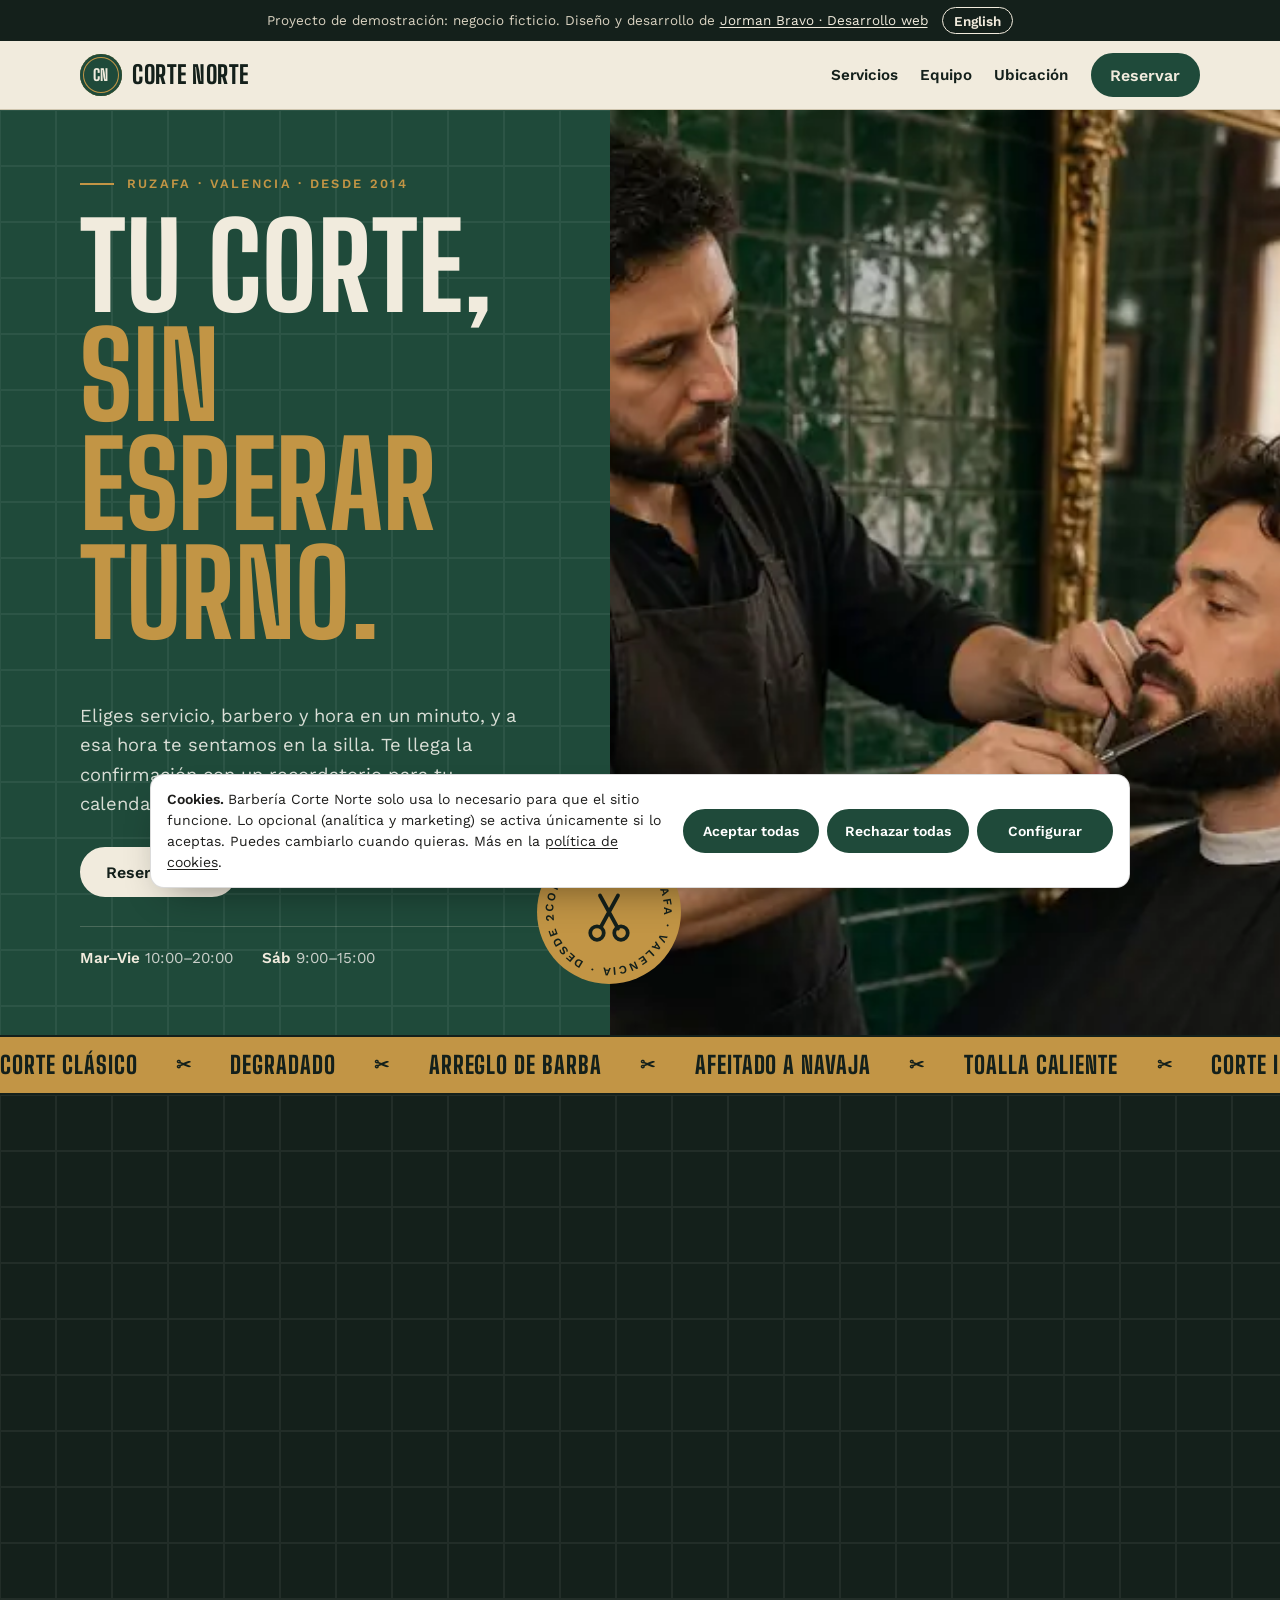
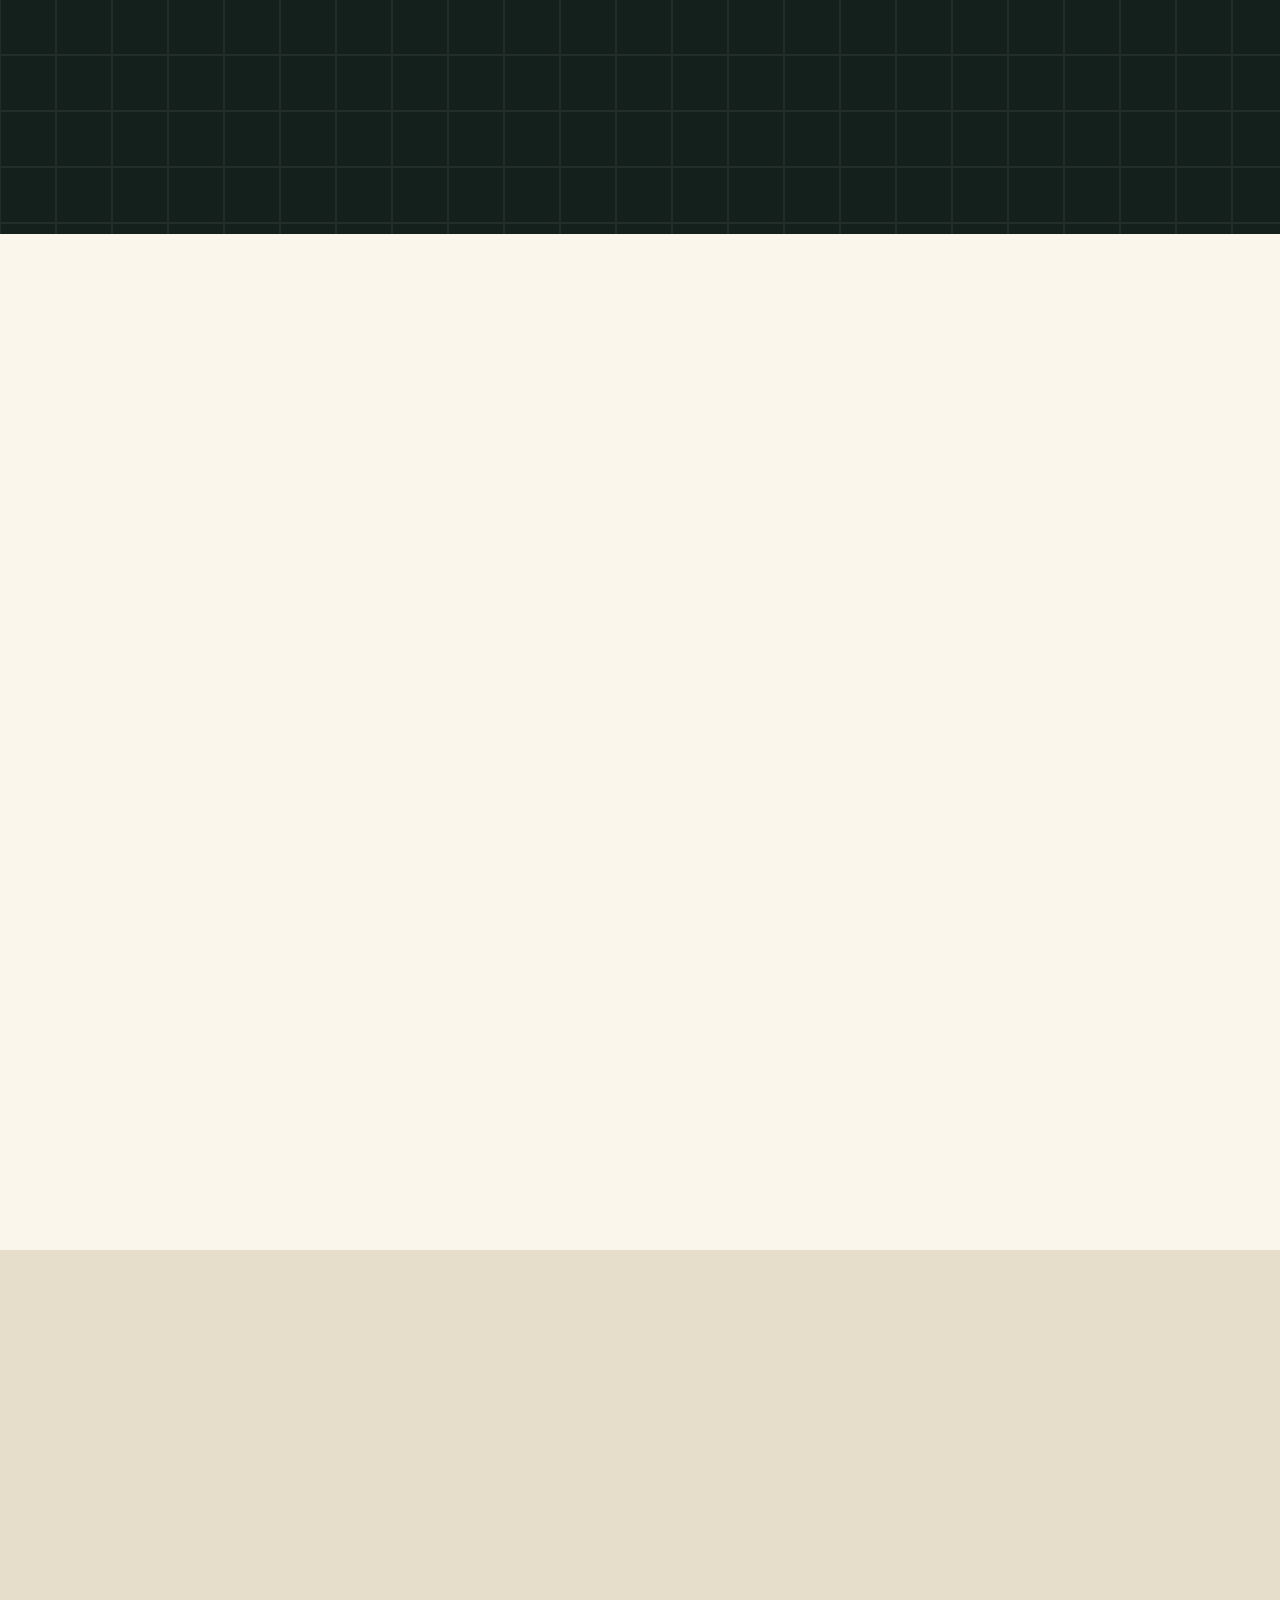
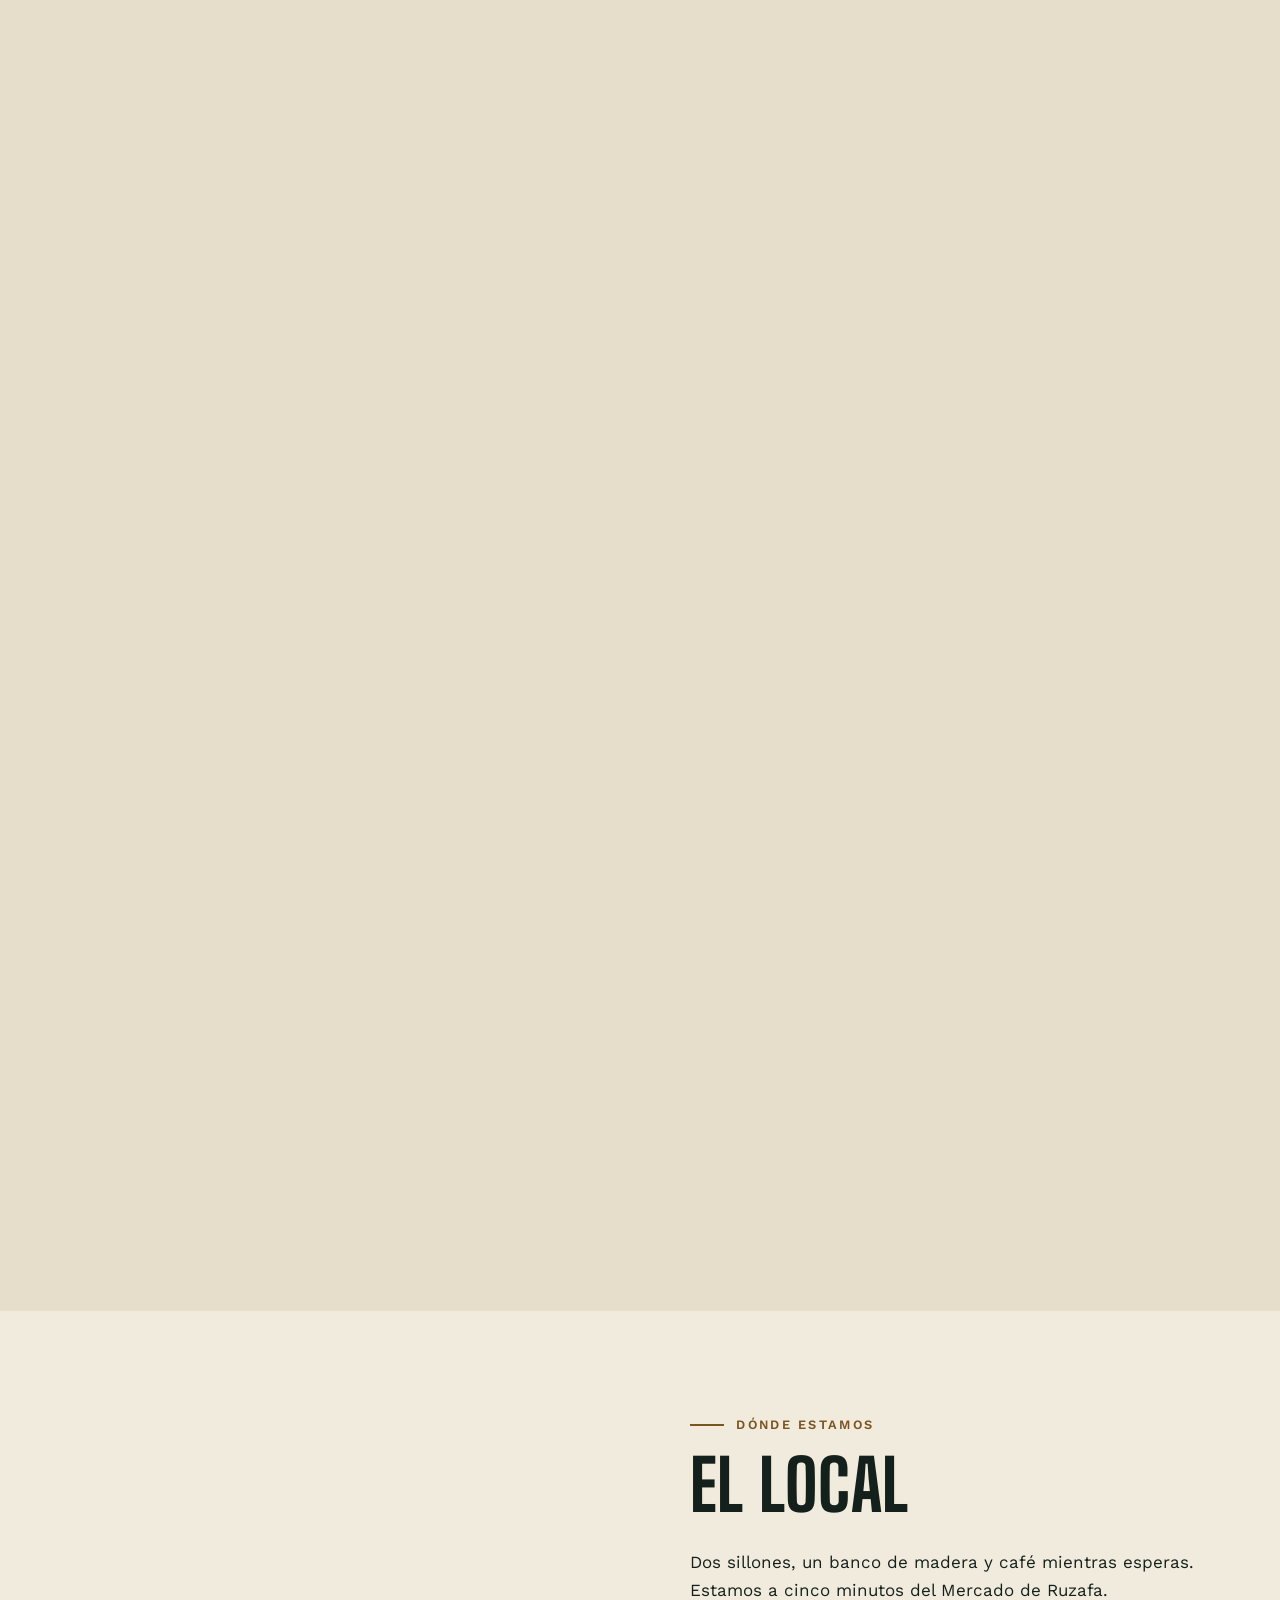
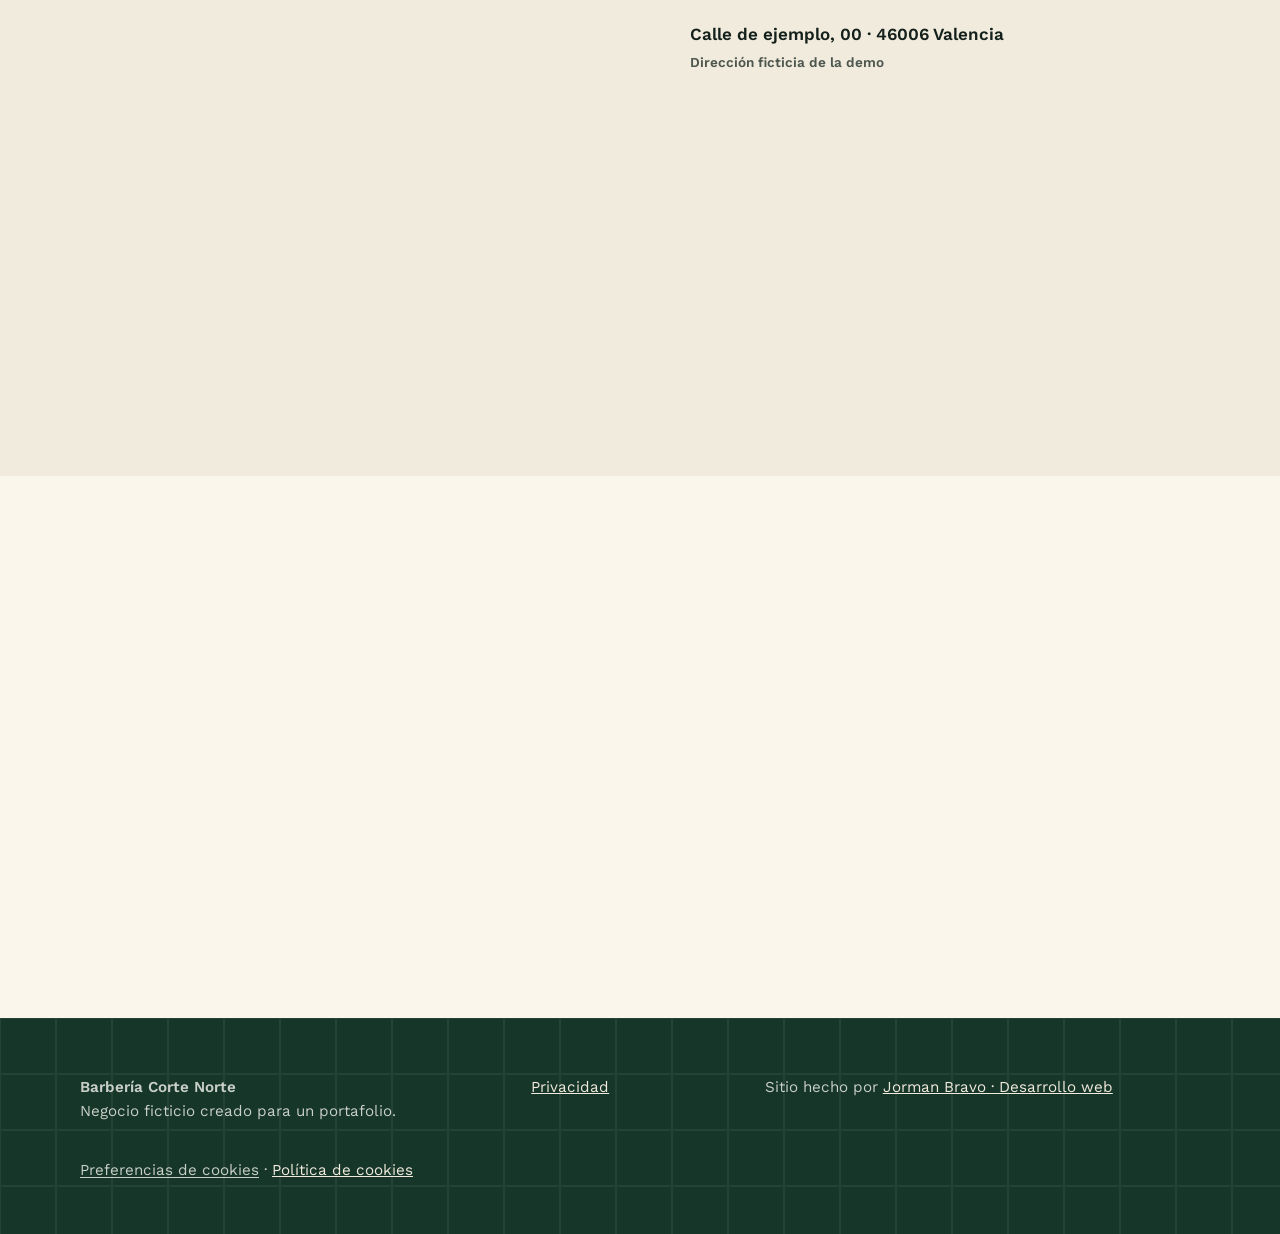
<file: index.html>
<!doctype html>
<html lang="es">
<head>
<meta charset="utf-8">
<meta name="viewport" content="width=device-width, initial-scale=1">
<title>Barbería Corte Norte · Reserva tu cita en Ruzafa, Valencia</title>
<meta name="description" content="Corte, degradado, barba y afeitado con navaja en Ruzafa. Elige servicio, barbero y hora, y recibe la confirmación al momento. Demo de portafolio.">
<link rel="canonical" href="https://jormanbravo.com/demo-barberia/">
<link rel="alternate" hreflang="es" href="https://jormanbravo.com/demo-barberia/">
<link rel="alternate" hreflang="en" href="https://jormanbravo.com/demo-barberia/en/">
<meta http-equiv="Content-Security-Policy" content="default-src 'self'; img-src 'self' data: https://jormanj2b.goatcounter.com; style-src 'self'; script-src 'self' https://gc.zgo.at; font-src 'self'; connect-src 'self' https://jormanj2b.goatcounter.com; object-src 'none'; base-uri 'self'; form-action 'self'">
<meta name="referrer" content="strict-origin-when-cross-origin">
<meta name="theme-color" content="#14201B">
<meta property="og:type" content="website">
<meta property="og:title" content="Barbería Corte Norte · Reserva online">
<meta property="og:description" content="Elige servicio, barbero y hora. Confirmación al momento.">
<meta property="og:url" content="https://jormanbravo.com/demo-barberia/">
<meta property="og:image" content="https://jormanbravo.com/demo-barberia/img/og.jpg">
<meta property="og:locale" content="es_ES">
<meta name="twitter:card" content="summary_large_image">
<link rel="icon" href="favicon.svg" type="image/svg+xml">
<link rel="preload" href="fonts/big-shoulders-display-normal-var.woff2" as="font" type="font/woff2" crossorigin>
<link rel="preload" href="fonts/work-sans-normal-var.woff2" as="font" type="font/woff2" crossorigin>
<link rel="preload" as="image" href="img/hero-800.webp" imagesrcset="img/hero-800.webp 800w, img/hero-1600.webp 1600w" imagesizes="(min-width: 900px) 55vw, 100vw">
<link rel="stylesheet" href="fonts.css">
<link rel="stylesheet" href="styles.css?v=2">
<script type="application/ld+json">
{"@context":"https://schema.org","@type":"BarberShop","name":"Barbería Corte Norte","description":"Barbería en Ruzafa: corte, degradado, barba y afeitado con navaja. Negocio ficticio de demostración.","url":"https://jormanbravo.com/demo-barberia/","image":"https://jormanbravo.com/demo-barberia/img/og.jpg","priceRange":"12 € – 28 €","address":{"@type":"PostalAddress","streetAddress":"Calle de ejemplo, 00","addressLocality":"Valencia","postalCode":"46006","addressCountry":"ES"},"openingHoursSpecification":[{"@type":"OpeningHoursSpecification","dayOfWeek":["Tuesday","Wednesday","Thursday","Friday"],"opens":"10:00","closes":"20:00"},{"@type":"OpeningHoursSpecification","dayOfWeek":"Saturday","opens":"09:00","closes":"15:00"}],"makesOffer":[{"@type":"Offer","itemOffered":{"@type":"Service","name":"Corte clásico"},"price":"18","priceCurrency":"EUR"},{"@type":"Offer","itemOffered":{"@type":"Service","name":"Corte y barba"},"price":"28","priceCurrency":"EUR"}]}
</script>
<script src="cookies.js?v=1" defer data-key="demo-barberia" data-owner="Barbería Corte Norte" data-accent="#1F4A3A"></script>
</head>
<body data-reveal=".sec-head, .price-list li, .barber, .step, .summary, .local-photo, .sign, .faq details">
<a class="skip" href="#reservar">Saltar a la reserva</a>
<div class="demo-bar">Proyecto de demostración: negocio ficticio. Diseño y desarrollo de <a href="https://jormanbravo.com/">Jorman Bravo · Desarrollo web</a> <a class="lang-switch" href="en/" hreflang="en" lang="en">English</a></div>
<header class="top">
  <a class="logo" href="#inicio" aria-label="Corte Norte, inicio"><span class="logo-mark" aria-hidden="true">CN</span><span>Corte Norte</span></a>
  <nav aria-label="Principal">
    <a href="#servicios">Servicios</a><a href="#equipo">Equipo</a><a href="#local">Ubicación</a>
    <a class="btn btn-small" href="#reservar">Reservar</a>
  </nav>
</header>

<main id="inicio">
<section class="hero">
  <div class="hero-text">
    <p class="kicker"><span class="rule" aria-hidden="true"></span>Ruzafa · Valencia · desde 2014</p>
    <h1>Tu corte, <em>sin esperar turno.</em></h1>
    <p class="lead">Eliges servicio, barbero y hora en un minuto, y a esa hora te sentamos en la silla. Te llega la confirmación con un recordatorio para tu calendario.</p>
    <div class="hero-cta">
      <a class="btn" href="#reservar">Reservar cita</a>
      <a class="link" href="#servicios">Ver precios</a>
    </div>
    <ul class="hero-facts">
      <li><strong>Mar–Vie</strong> 10:00–20:00</li>
      <li><strong>Sáb</strong> 9:00–15:00</li>
    </ul>
  </div>
  <svg class="seal" viewBox="0 0 200 200" aria-hidden="true"><defs><path id="sealpath" d="M100,100 m-74,0 a74,74 0 1,1 148,0 a74,74 0 1,1 -148,0"/></defs><circle cx="100" cy="100" r="96"/><text><textPath href="#sealpath">Corte Norte · Ruzafa · Valencia · Desde 2014 ·</textPath></text><g class="seal-icon"><path d="M88 78l24 44M112 78l-24 44"/><circle cx="84" cy="128" r="9"/><circle cx="116" cy="128" r="9"/></g></svg>
  <picture class="hero-img">
    <img src="img/hero-800.webp" srcset="img/hero-800.webp 800w, img/hero-1600.webp 1600w" sizes="(min-width: 900px) 55vw, 100vw" width="1600" height="900" alt="Barbero recortando la barba de un cliente frente a la pared de azulejo verde" fetchpriority="high">
  </picture>
</section>

<div class="ticker" aria-hidden="true"><div class="ticker-track"><span>Corte clásico</span><span>Degradado</span><span>Arreglo de barba</span><span>Afeitado a navaja</span><span>Toalla caliente</span><span>Corte infantil</span><span>Corte clásico</span><span>Degradado</span><span>Arreglo de barba</span><span>Afeitado a navaja</span><span>Toalla caliente</span><span>Corte infantil</span></div></div>

<section id="servicios" class="section board">
  <div class="wrap">
    <div class="sec-head"><p class="kicker"><span class="rule" aria-hidden="true"></span>La carta</p>
    <h2>Servicios y precios</h2>
    <p class="sub">Precios cerrados, IVA incluido. El tiempo es el que reservamos para ti en la silla.</p></div>
    <ul class="price-list" id="price-list"></ul>
  </div>
</section>

<section id="equipo" class="section team-section">
  <div class="wrap">
    <div class="sec-head"><p class="kicker"><span class="rule" aria-hidden="true"></span>El equipo</p>
    <h2>Quién te atiende</h2>
    <p class="sub">Tres sillas, tres manos distintas. Si no tienes preferencia, en la reserva eliges «cualquiera».</p></div>
    <div class="team">
      <article class="barber">
        <img src="img/barbero-1-400.webp" srcset="img/barbero-1-400.webp 400w, img/barbero-1-800.webp 800w" sizes="(min-width: 900px) 30vw, 90vw" width="800" height="800" loading="lazy" alt="Andrés Mira, barbero, con delantal verde oliva">
        <p class="tag">Clásico y navaja</p><h3>Andrés Mira</h3>
        <p>Abrió Corte Norte. Cortes clásicos con tijera y afeitado a navaja.</p>
      </article>
      <article class="barber">
        <img src="img/barbero-2-400.webp" srcset="img/barbero-2-400.webp 400w, img/barbero-2-800.webp 800w" sizes="(min-width: 900px) 30vw, 90vw" width="800" height="800" loading="lazy" alt="Leo Cardona, barbero, sostiene una máquina de cortar pelo">
        <p class="tag">Degradados</p><h3>Leo Cardona</h3>
        <p>Degradados, texturas y líneas. El que buscas si traes una foto de referencia.</p>
      </article>
      <article class="barber">
        <img src="img/barbero-3-400.webp" srcset="img/barbero-3-400.webp 400w, img/barbero-3-800.webp 800w" sizes="(min-width: 900px) 30vw, 90vw" width="800" height="800" loading="lazy" alt="Nuria Sanz, barbera, con navaja y peine">
        <p class="tag">Barba</p><h3>Nuria Sanz</h3>
        <p>Diseño y cuidado de barba. Perfila sin dejarte la cara irritada.</p>
      </article>
    </div>
  </div>
</section>

<section id="reservar" class="section booking-section" aria-labelledby="reservar-title">
  <div class="wrap">
    <div class="sec-head"><p class="kicker"><span class="rule" aria-hidden="true"></span>Reserva online</p>
    <h2 id="reservar-title">Reserva tu cita</h2>
    <p class="sub">Cuatro pasos. Las horas que ves ya tienen en cuenta lo que dura tu servicio.</p></div>
    <form id="booking" class="booking" novalidate>
      <fieldset class="step" id="step-servicio">
        <legend><span class="n">1</span> Servicio</legend>
        <div class="choices" id="service-choices"></div>
      </fieldset>
      <fieldset class="step" id="step-barbero">
        <legend><span class="n">2</span> Barbero</legend>
        <div class="choices choices-row" id="barber-choices"></div>
      </fieldset>
      <fieldset class="step" id="step-fecha">
        <legend><span class="n">3</span> Día y hora</legend>
        <div class="days" id="days" role="radiogroup" aria-label="Día"></div>
        <p class="hint" id="slots-hint">Elige un día para ver las horas libres.</p>
        <div class="slots" id="slots" role="radiogroup" aria-label="Hora"></div>
      </fieldset>
      <fieldset class="step" id="step-datos">
        <legend><span class="n">4</span> Tus datos</legend>
        <div class="fields">
          <label for="nombre">Nombre</label>
          <input id="nombre" name="nombre" autocomplete="given-name" required minlength="2" maxlength="60" pattern="\p{L}(?:[\p{L}\p{M}]|[' ’\-](?=\p{L}))*" spellcheck="false" aria-describedby="err-nombre">
          <p class="error" id="err-nombre" aria-live="polite" hidden>Escribe tu nombre para la reserva.</p>
          <label for="telefono">Teléfono móvil</label>
          <input id="telefono" name="telefono" type="tel" inputmode="tel" autocomplete="tel" required maxlength="16" pattern="\+?[0-9]{9,15}" aria-describedby="help-tel err-telefono">
          <p class="help" id="help-tel">Solo para avisarte si hay un cambio de hora. Nueve dígitos.</p>
          <p class="error" id="err-telefono" aria-live="polite" hidden>Revisa el teléfono: necesita al menos 9 dígitos.</p>
        </div>
      </fieldset>
      <aside class="summary" aria-live="polite">
        <h3>Tu cita</h3>
        <dl id="summary">
          <dt>Servicio</dt><dd data-k="servicio">—</dd>
          <dt>Barbero</dt><dd data-k="barbero">—</dd>
          <dt>Cuándo</dt><dd data-k="cuando">—</dd>
          <dt>Total</dt><dd data-k="total">—</dd>
        </dl>
        <p class="error" id="err-general" hidden></p>
        <button class="btn btn-block" type="submit">Confirmar reserva</button>
        <p class="fine">Puedes cancelar o cambiar hasta 2 horas antes, sin coste.</p>
      </aside>
    </form>
    <div class="confirm" id="confirm" hidden tabindex="-1">
      <p class="kicker">Reserva confirmada</p>
      <h3 id="confirm-title"></h3>
      <p id="confirm-text"></p>
      <div class="confirm-actions">
        <a class="btn" id="ics" download="cita-corte-norte.ics" href="#">Añadir a mi calendario</a>
        <a class="btn btn-ghost" id="wa" href="#" target="_blank" rel="noopener">Enviar por WhatsApp</a>
        <button class="link" type="button" id="nueva">Hacer otra reserva</button>
      </div>
      <p class="fine">Demo: la reserva no se guarda en ningún servidor. En el sitio real llega a la agenda de la barbería y al WhatsApp del negocio.</p>
    </div>
  </div>
</section>

<section id="local" class="section local">
  <div class="wrap local-grid">
    <figure class="local-photo"><img src="img/local-800.webp" srcset="img/local-800.webp 800w, img/local-1600.webp 1600w" sizes="(min-width: 900px) 50vw, 100vw" width="1600" height="1200" loading="lazy" alt="Interior de la barbería con dos sillones clásicos y azulejo verde"></figure>
    <div>
      <p class="kicker"><span class="rule" aria-hidden="true"></span>Dónde estamos</p>
      <h2>El local</h2>
      <p>Dos sillones, un banco de madera y café mientras esperas. Estamos a cinco minutos del Mercado de Ruzafa.</p>
      <address>Calle de ejemplo, 00 · 46006 Valencia<br><span class="fine">Dirección ficticia de la demo</span></address>
      <div class="sign"><table class="hours">
        <caption>Horario</caption>
        <tbody>
          <tr><th scope="row">Lunes</th><td>Cerrado</td></tr>
          <tr><th scope="row">Martes a viernes</th><td>10:00 – 20:00</td></tr>
          <tr><th scope="row">Sábado</th><td>9:00 – 15:00</td></tr>
          <tr><th scope="row">Domingo</th><td>Cerrado</td></tr>
        </tbody>
      </table></div>
    </div>
  </div>
</section>

<section class="section faq">
  <div class="wrap narrow">
    <div class="sec-head"><p class="kicker"><span class="rule" aria-hidden="true"></span>Dudas</p><h2>Preguntas frecuentes</h2></div>
    <details><summary>¿Y si llego tarde?</summary><p>Te esperamos 10 minutos. Después, si el barbero tiene la siguiente cita, movemos la tuya a la primera hora libre.</p></details>
    <details><summary>¿Atendéis sin cita?</summary><p>Sí, si hay un hueco. Con reserva no esperas.</p></details>
    <details><summary>¿Cómo pago?</summary><p>En el local, con tarjeta, Bizum o efectivo.</p></details>
  </div>
</section>
</main>

<footer class="foot">
  <div class="wrap foot-grid">
    <p><strong>Barbería Corte Norte</strong><br>Negocio ficticio creado para un portafolio.</p>
    <p><a href="privacidad.html">Privacidad</a></p>
    <p>Sitio hecho por <a href="https://jormanbravo.com/">Jorman Bravo · Desarrollo web</a></p>
  </div>
</footer>
<script src="app.js?v=2" defer></script>
<script src="reveal.js" defer></script>
<script data-goatcounter="https://jormanj2b.goatcounter.com/count" async src="//gc.zgo.at/count.js"></script>
</body>
</html>
</file>
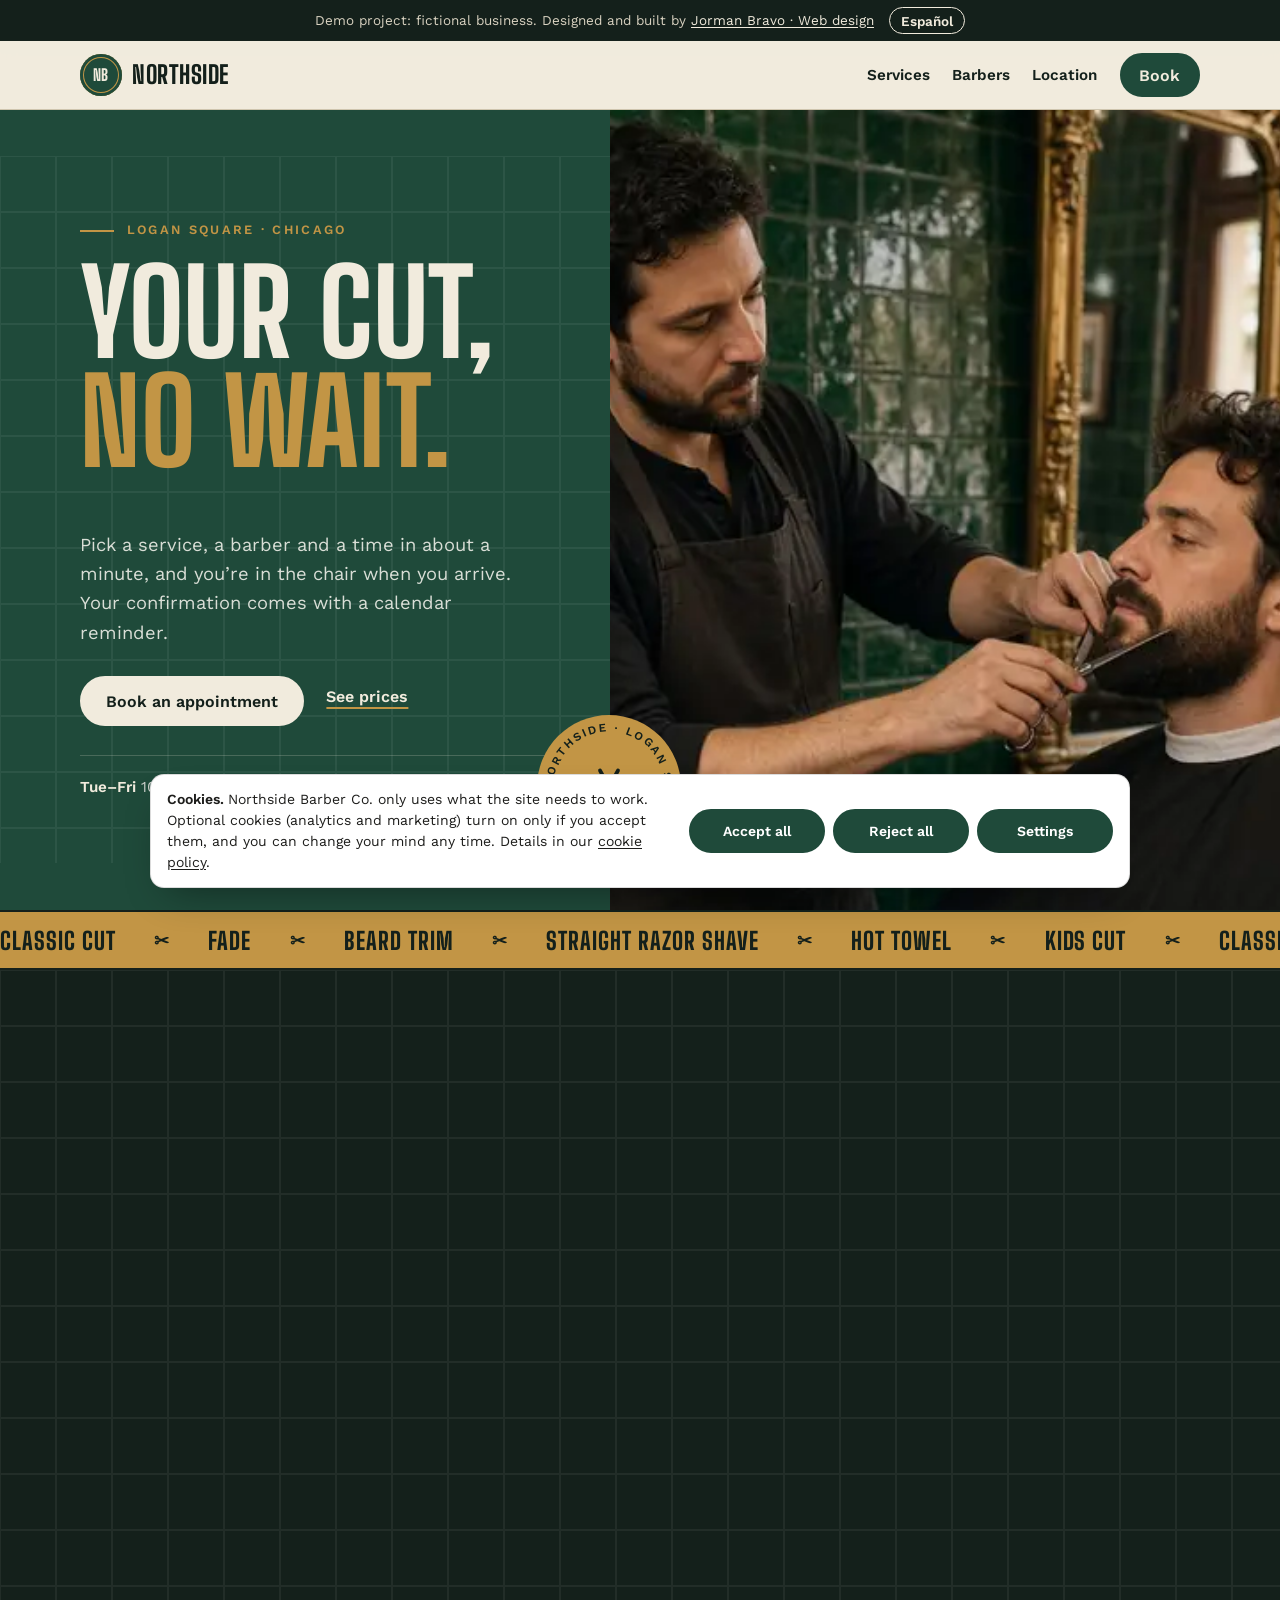
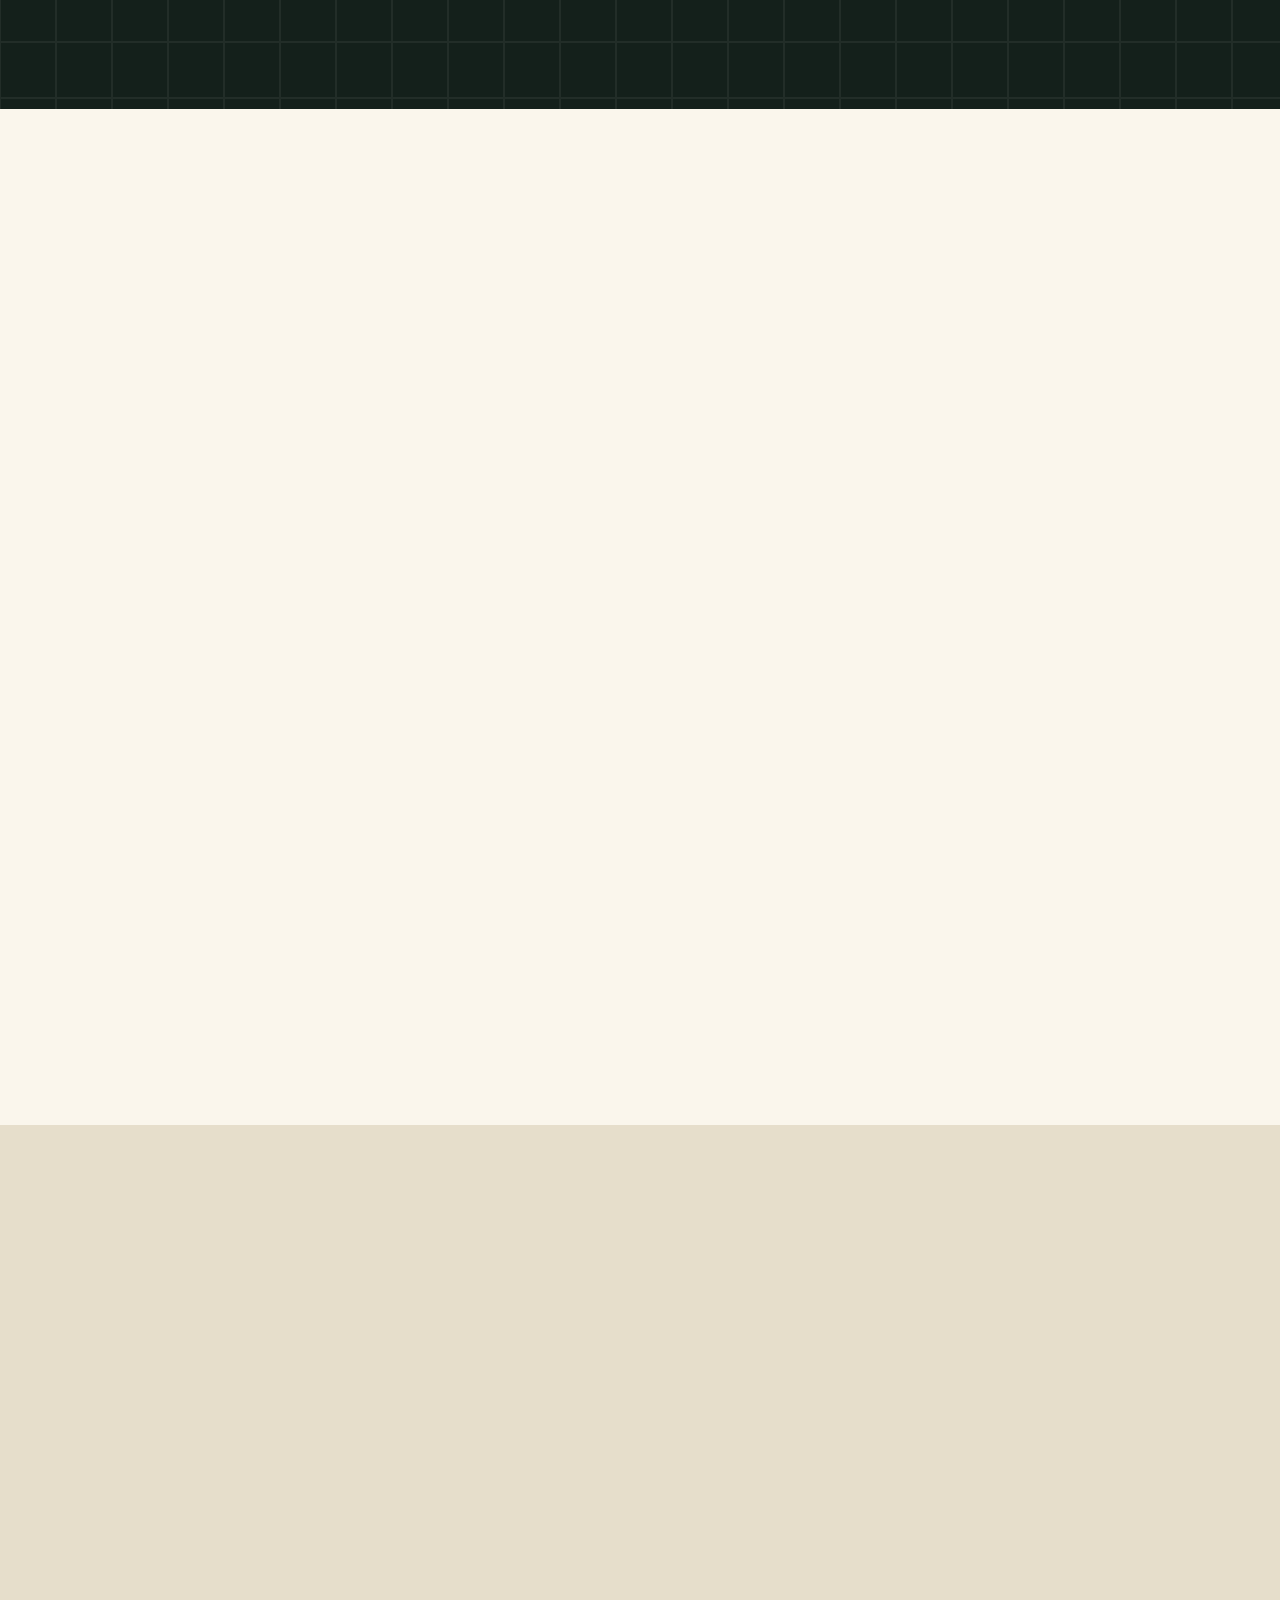
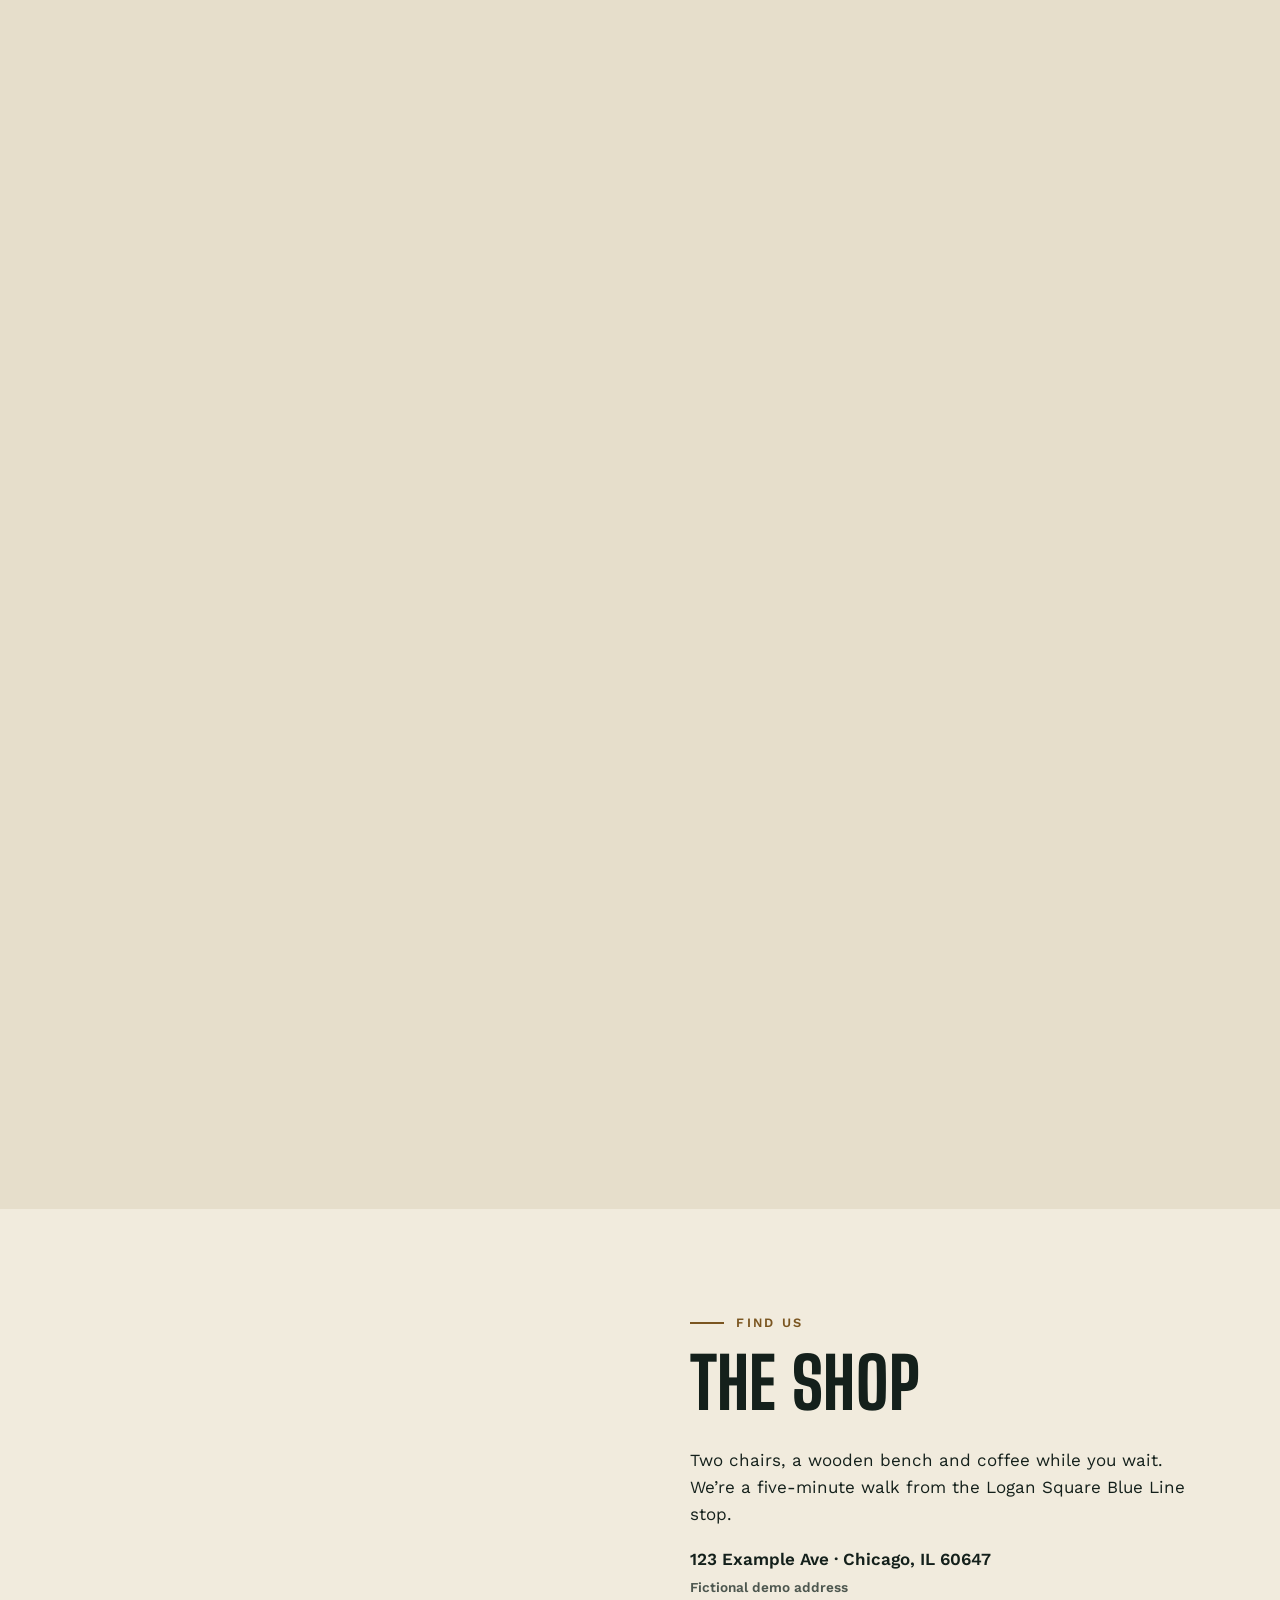
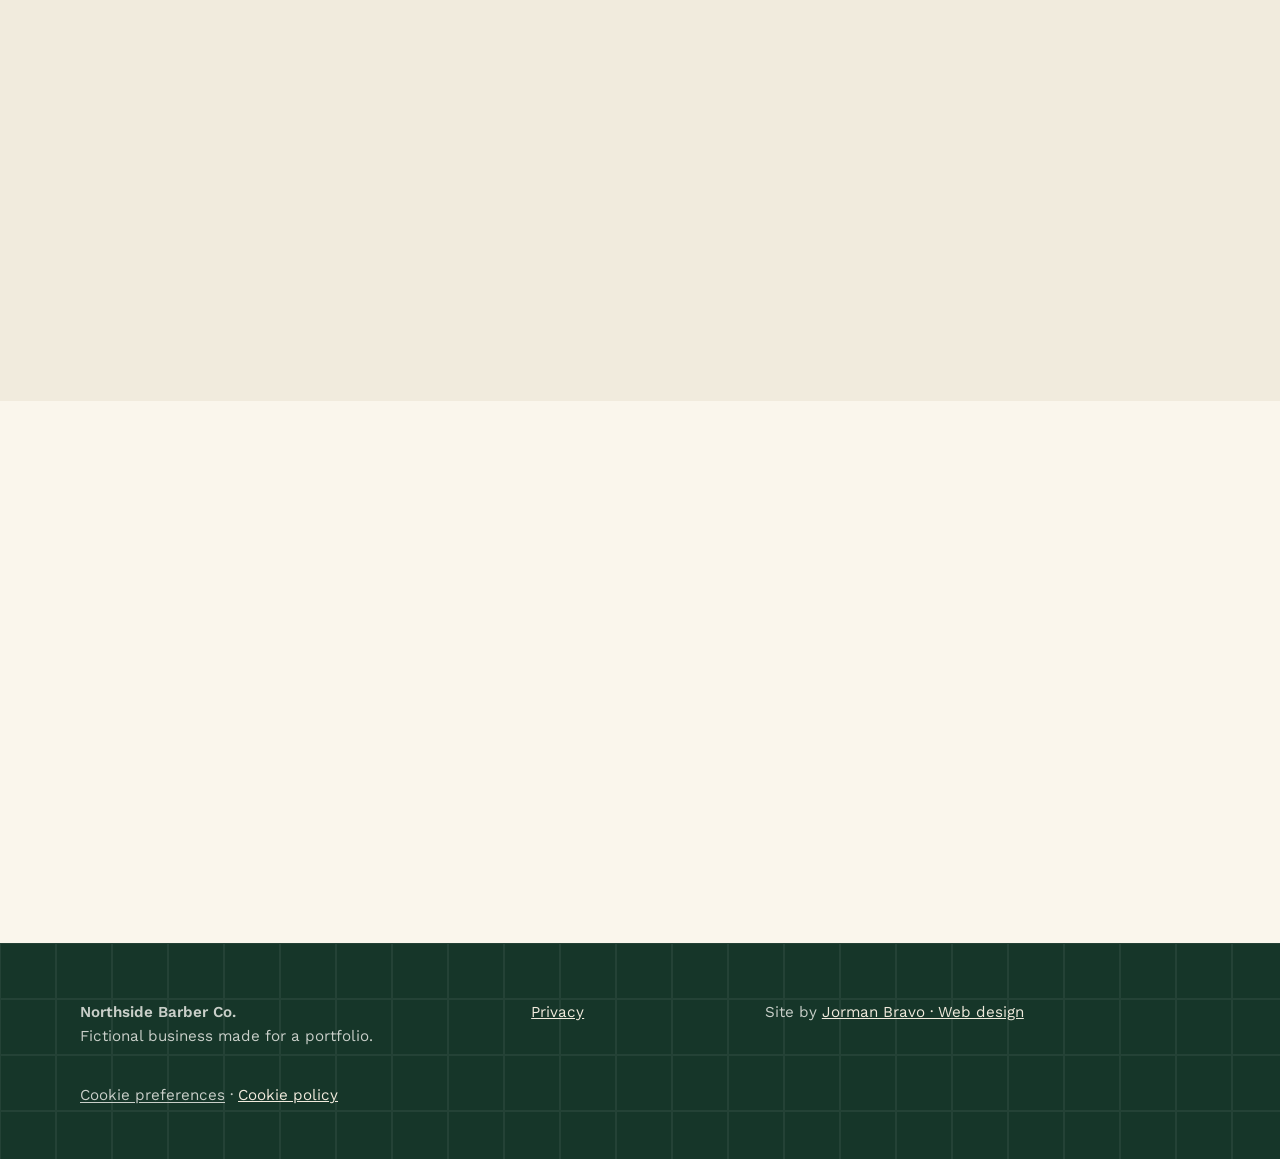
<file: en/index.html>
<!doctype html>
<html lang="en">
<head>
<meta charset="utf-8">
<meta name="viewport" content="width=device-width, initial-scale=1">
<title>Northside Barber Co. · Book your cut in Logan Square, Chicago</title>
<meta name="description" content="Cuts, fades, beard trims and straight razor shaves in Logan Square. Pick a service, barber and time, and get your confirmation right away. Portfolio demo.">
<link rel="canonical" href="https://jormanbravo.com/demo-barberia/en/">
<link rel="alternate" hreflang="en" href="https://jormanbravo.com/demo-barberia/en/">
<link rel="alternate" hreflang="es" href="https://jormanbravo.com/demo-barberia/">
<meta http-equiv="Content-Security-Policy" content="default-src 'self'; img-src 'self' data: https://jormanj2b.goatcounter.com; style-src 'self'; script-src 'self' https://gc.zgo.at; font-src 'self'; connect-src 'self' https://jormanj2b.goatcounter.com; object-src 'none'; base-uri 'self'; form-action 'self'">
<meta name="referrer" content="strict-origin-when-cross-origin">
<meta name="theme-color" content="#14201B">
<meta property="og:type" content="website">
<meta property="og:title" content="Northside Barber Co. · Book online">
<meta property="og:description" content="Pick a service, barber and time. Instant confirmation.">
<meta property="og:url" content="https://jormanbravo.com/demo-barberia/en/">
<meta property="og:image" content="https://jormanbravo.com/demo-barberia/img/og.jpg">
<meta property="og:locale" content="en_US">
<meta property="og:locale:alternate" content="es_ES">
<meta name="twitter:card" content="summary_large_image">
<link rel="icon" href="../favicon.svg" type="image/svg+xml">
<link rel="preload" href="../fonts/big-shoulders-display-normal-var.woff2" as="font" type="font/woff2" crossorigin>
<link rel="preload" href="../fonts/work-sans-normal-var.woff2" as="font" type="font/woff2" crossorigin>
<link rel="preload" as="image" href="../img/hero-800.webp" imagesrcset="../img/hero-800.webp 800w, ../img/hero-1600.webp 1600w" imagesizes="(min-width: 900px) 55vw, 100vw">
<link rel="stylesheet" href="../fonts.css">
<link rel="stylesheet" href="../styles.css?v=2">
<link rel="stylesheet" href="../cookies.css?v=1">
<script type="application/ld+json">
{"@context":"https://schema.org","@type":"BarberShop","name":"Northside Barber Co.","description":"Barbershop in Logan Square, Chicago: cuts, fades, beard trims and straight razor shaves. Fictional demo business.","url":"https://jormanbravo.com/demo-barberia/en/","image":"https://jormanbravo.com/demo-barberia/img/og.jpg","priceRange":"$20–$55","address":{"@type":"PostalAddress","streetAddress":"123 Example Ave","addressLocality":"Chicago","addressRegion":"IL","postalCode":"60647","addressCountry":"US"},"openingHoursSpecification":[{"@type":"OpeningHoursSpecification","dayOfWeek":["Tuesday","Wednesday","Thursday","Friday"],"opens":"10:00","closes":"20:00"},{"@type":"OpeningHoursSpecification","dayOfWeek":"Saturday","opens":"09:00","closes":"15:00"}],"makesOffer":[{"@type":"Offer","itemOffered":{"@type":"Service","name":"Classic cut"},"price":"35","priceCurrency":"USD"},{"@type":"Offer","itemOffered":{"@type":"Service","name":"Cut + beard"},"price":"55","priceCurrency":"USD"}]}
</script>
<script src="cookies.js?v=1" defer data-key="demo-barberia" data-owner="Northside Barber Co." data-accent="#1F4A3A"></script>
</head>
<body data-reveal=".sec-head, .price-list li, .barber, .step, .summary, .local-photo, .sign, .faq details">
<a class="skip" href="#reservar">Skip to booking</a>
<div class="demo-bar">Demo project: fictional business. Designed and built by <a href="https://jormanbravo.com/">Jorman Bravo · Web design</a> <a class="lang-switch" href="../" hreflang="es" lang="es">Español</a></div>
<header class="top">
  <a class="logo" href="#inicio" aria-label="Northside Barber Co., home"><span class="logo-mark" aria-hidden="true">NB</span><span>Northside</span></a>
  <nav aria-label="Main">
    <a href="#servicios">Services</a><a href="#equipo">Barbers</a><a href="#local">Location</a>
    <a class="btn btn-small" href="#reservar">Book</a>
  </nav>
</header>

<main id="inicio">
<section class="hero">
  <div class="hero-text">
    <p class="kicker"><span class="rule" aria-hidden="true"></span>Logan Square · Chicago</p>
    <h1>Your cut, <em>no wait.</em></h1>
    <p class="lead">Pick a service, a barber and a time in about a minute, and you’re in the chair when you arrive. Your confirmation comes with a calendar reminder.</p>
    <div class="hero-cta">
      <a class="btn" href="#reservar">Book an appointment</a>
      <a class="link" href="#servicios">See prices</a>
    </div>
    <ul class="hero-facts">
      <li><strong>Tue–Fri</strong> 10 AM–8 PM</li>
      <li><strong>Sat</strong> 9 AM–3 PM</li>
    </ul>
  </div>
  <svg class="seal" viewBox="0 0 200 200" aria-hidden="true"><defs><path id="sealpath" d="M100,100 m-74,0 a74,74 0 1,1 148,0 a74,74 0 1,1 -148,0"/></defs><circle cx="100" cy="100" r="96"/><text><textPath href="#sealpath">Northside · Logan Square · Since 2014 ·</textPath></text><g class="seal-icon"><path d="M88 78l24 44M112 78l-24 44"/><circle cx="84" cy="128" r="9"/><circle cx="116" cy="128" r="9"/></g></svg>
  <picture class="hero-img">
    <img src="../img/hero-800.webp" srcset="../img/hero-800.webp 800w, ../img/hero-1600.webp 1600w" sizes="(min-width: 900px) 55vw, 100vw" width="1600" height="900" alt="Barber trimming a client’s beard in front of a green tile wall" fetchpriority="high">
  </picture>
</section>

<div class="ticker" aria-hidden="true"><div class="ticker-track"><span>Classic cut</span><span>Fade</span><span>Beard trim</span><span>Straight razor shave</span><span>Hot towel</span><span>Kids cut</span><span>Classic cut</span><span>Fade</span><span>Beard trim</span><span>Straight razor shave</span><span>Hot towel</span><span>Kids cut</span></div></div>

<section id="servicios" class="section board">
  <div class="wrap">
    <div class="sec-head"><p class="kicker"><span class="rule" aria-hidden="true"></span>The menu</p>
    <h2>Services and prices</h2>
    <p class="sub">Flat prices, no surprises. The time listed is how long we hold the chair for you.</p></div>
    <ul class="price-list" id="price-list"></ul>
  </div>
</section>

<section id="equipo" class="section team-section">
  <div class="wrap">
    <div class="sec-head"><p class="kicker"><span class="rule" aria-hidden="true"></span>The crew</p>
    <h2>Who’s cutting</h2>
    <p class="sub">Three chairs, three different styles. No preference? Pick “Anyone” when you book.</p></div>
    <div class="team">
      <article class="barber">
        <img src="../img/barbero-1-400.webp" srcset="../img/barbero-1-400.webp 400w, ../img/barbero-1-800.webp 800w" sizes="(min-width: 900px) 30vw, 90vw" width="800" height="800" loading="lazy" alt="Andre Miller, barber, in an olive green apron">
        <p class="tag">Classic &amp; razor</p><h3>Andre Miller</h3>
        <p>Opened Northside. Classic scissor cuts and straight razor shaves.</p>
      </article>
      <article class="barber">
        <img src="../img/barbero-2-400.webp" srcset="../img/barbero-2-400.webp 400w, ../img/barbero-2-800.webp 800w" sizes="(min-width: 900px) 30vw, 90vw" width="800" height="800" loading="lazy" alt="Leo Carter, barber, holding hair clippers">
        <p class="tag">Fades</p><h3>Leo Carter</h3>
        <p>Fades, texture and sharp lines. Your guy if you bring a reference photo.</p>
      </article>
      <article class="barber">
        <img src="../img/barbero-3-400.webp" srcset="../img/barbero-3-400.webp 400w, ../img/barbero-3-800.webp 800w" sizes="(min-width: 900px) 30vw, 90vw" width="800" height="800" loading="lazy" alt="Nora Sims, barber, with a straight razor and comb">
        <p class="tag">Beards</p><h3>Nora Sims</h3>
        <p>Beard shaping and care. Clean edges without the razor burn.</p>
      </article>
    </div>
  </div>
</section>

<section id="reservar" class="section booking-section" aria-labelledby="reservar-title">
  <div class="wrap">
    <div class="sec-head"><p class="kicker"><span class="rule" aria-hidden="true"></span>Book online</p>
    <h2 id="reservar-title">Book your appointment</h2>
    <p class="sub">Four steps. The times you see already account for how long your service takes.</p></div>
    <form id="booking" class="booking" novalidate>
      <fieldset class="step" id="step-servicio">
        <legend><span class="n">1</span> Service</legend>
        <div class="choices" id="service-choices"></div>
      </fieldset>
      <fieldset class="step" id="step-barbero">
        <legend><span class="n">2</span> Barber</legend>
        <div class="choices choices-row" id="barber-choices"></div>
      </fieldset>
      <fieldset class="step" id="step-fecha">
        <legend><span class="n">3</span> Day and time</legend>
        <div class="days" id="days" role="radiogroup" aria-label="Day"></div>
        <p class="hint" id="slots-hint">Pick a day to see open times.</p>
        <div class="slots" id="slots" role="radiogroup" aria-label="Time"></div>
      </fieldset>
      <fieldset class="step" id="step-datos">
        <legend><span class="n">4</span> Your details</legend>
        <div class="fields">
          <label for="nombre">Name</label>
          <input id="nombre" name="nombre" autocomplete="given-name" required minlength="2" maxlength="60" pattern="\p{L}(?:[\p{L}\p{M}]|[' ’\-](?=\p{L}))*" spellcheck="false" aria-describedby="err-nombre">
          <p class="error" id="err-nombre" aria-live="polite" hidden>Enter your name for the booking.</p>
          <label for="telefono">Cell phone</label>
          <input id="telefono" name="telefono" type="tel" inputmode="tel" autocomplete="tel" required maxlength="16" pattern="\+?[0-9]{10,15}" placeholder="3125550142" aria-describedby="help-tel err-telefono">
          <p class="help" id="help-tel">Only used to text you if your time changes. 10 digits, numbers only.</p>
          <p class="error" id="err-telefono" aria-live="polite" hidden>Check your number: it needs at least 10 digits.</p>
        </div>
      </fieldset>
      <aside class="summary" aria-live="polite">
        <h3>Your appointment</h3>
        <dl id="summary">
          <dt>Service</dt><dd data-k="servicio">—</dd>
          <dt>Barber</dt><dd data-k="barbero">—</dd>
          <dt>When</dt><dd data-k="cuando">—</dd>
          <dt>Total</dt><dd data-k="total">—</dd>
        </dl>
        <p class="error" id="err-general" hidden></p>
        <button class="btn btn-block" type="submit">Confirm booking</button>
        <p class="fine">Cancel or reschedule free up to 2 hours before.</p>
      </aside>
    </form>
    <div class="confirm" id="confirm" hidden tabindex="-1">
      <p class="kicker">You’re booked</p>
      <h3 id="confirm-title"></h3>
      <p id="confirm-text"></p>
      <div class="confirm-actions">
        <a class="btn" id="ics" download="northside-barber-appointment.ics" href="#">Add to my calendar</a>
        <a class="btn btn-ghost" id="wa" href="#" target="_blank" rel="noopener">Send via WhatsApp</a>
        <button class="link" type="button" id="nueva">Book another</button>
      </div>
      <p class="fine">Demo: the booking isn’t saved on any server. On a live site it goes straight to the shop’s calendar and phone.</p>
    </div>
  </div>
</section>

<section id="local" class="section local">
  <div class="wrap local-grid">
    <figure class="local-photo"><img src="../img/local-800.webp" srcset="../img/local-800.webp 800w, ../img/local-1600.webp 1600w" sizes="(min-width: 900px) 50vw, 100vw" width="1600" height="1200" loading="lazy" alt="Inside the barbershop: two classic barber chairs and green tile"></figure>
    <div>
      <p class="kicker"><span class="rule" aria-hidden="true"></span>Find us</p>
      <h2>The shop</h2>
      <p>Two chairs, a wooden bench and coffee while you wait. We’re a five-minute walk from the Logan Square Blue Line stop.</p>
      <address>123 Example Ave · Chicago, IL 60647<br><span class="fine">Fictional demo address</span></address>
      <div class="sign"><table class="hours">
        <caption>Hours</caption>
        <tbody>
          <tr><th scope="row">Monday</th><td>Closed</td></tr>
          <tr><th scope="row">Tuesday–Friday</th><td>10 AM – 8 PM</td></tr>
          <tr><th scope="row">Saturday</th><td>9 AM – 3 PM</td></tr>
          <tr><th scope="row">Sunday</th><td>Closed</td></tr>
        </tbody>
      </table></div>
    </div>
  </div>
</section>

<section class="section faq">
  <div class="wrap narrow">
    <div class="sec-head"><p class="kicker"><span class="rule" aria-hidden="true"></span>Questions</p><h2>FAQ</h2></div>
    <details><summary>What if I’m running late?</summary><p>We’ll hold your spot for 10 minutes. After that, if your barber has another client, we’ll move you to the next open time.</p></details>
    <details><summary>Do you take walk-ins?</summary><p>Yes, when a chair is free. Book ahead and you won’t wait.</p></details>
    <details><summary>How do I pay?</summary><p>In the shop, by card, Apple Pay or cash. Tips are welcome on card or in cash.</p></details>
  </div>
</section>
</main>

<footer class="foot">
  <div class="wrap foot-grid">
    <p><strong>Northside Barber Co.</strong><br>Fictional business made for a portfolio.</p>
    <p><a href="privacy.html">Privacy</a></p>
    <p>Site by <a href="https://jormanbravo.com/">Jorman Bravo · Web design</a></p>
  </div>
</footer>
<script src="app.js?v=2" defer></script>
<script src="../reveal.js" defer></script>
<script data-goatcounter="https://jormanj2b.goatcounter.com/count" async src="//gc.zgo.at/count.js"></script>
</body>
</html>
</file>
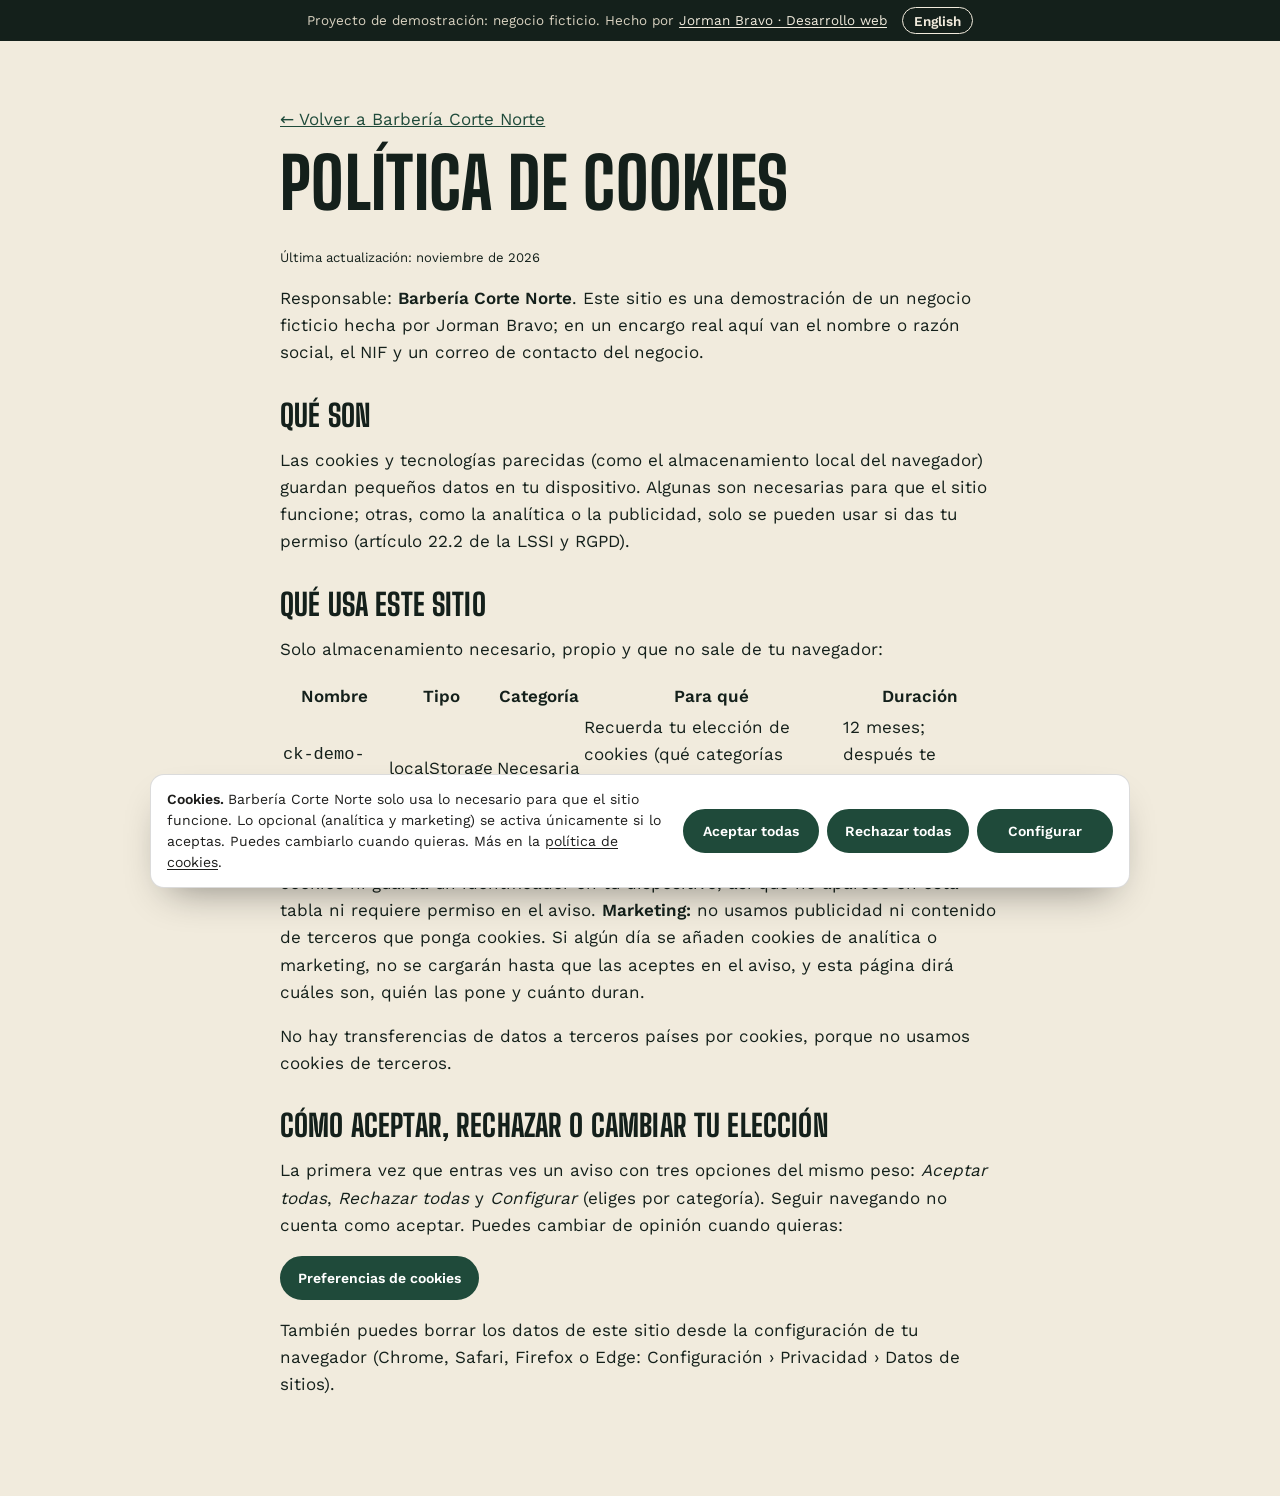
<file: cookies.html>
<!doctype html>
<html lang="es">
<head>
<meta charset="utf-8">
<meta name="viewport" content="width=device-width, initial-scale=1">
<title>Cookies · Barbería Corte Norte</title>
<meta name="description" content="Política de cookies de Barbería Corte Norte: qué se guarda en tu navegador y cómo cambiar tu elección.">
<meta name="robots" content="noindex">
<link rel="canonical" href="https://jormanbravo.com/demo-barberia/cookies.html">
<meta http-equiv="Content-Security-Policy" content="default-src 'self'; img-src 'self' data: https://jormanj2b.goatcounter.com; style-src 'self'; script-src 'self' https://gc.zgo.at; font-src 'self'; connect-src 'self' https://jormanj2b.goatcounter.com; object-src 'none'; base-uri 'self'">
<link rel="icon" href="favicon.svg" type="image/svg+xml">
<link rel="stylesheet" href="fonts.css">
<link rel="stylesheet" href="cookies.css?v=1">
<link rel="stylesheet" href="styles.css?v=2">
<script src="cookies.js?v=1" defer data-key="demo-barberia" data-owner="Barbería Corte Norte" data-accent="#1F4A3A"></script>
</head>
<body>
<div class="demo-bar">Proyecto de demostración: negocio ficticio. Hecho por <a href="https://jormanbravo.com/">Jorman Bravo · Desarrollo web</a> <a class="lang-switch" href="en/cookies.html" hreflang="en" lang="en">English</a></div>
<main class="legal">
<p><a href="./">← Volver a Barbería Corte Norte</a></p>
<h1>Política de cookies</h1>
<p class="ck-small">Última actualización: noviembre de 2026</p>
<p>Responsable: <strong>Barbería Corte Norte</strong>. Este sitio es una demostración de un negocio ficticio hecha por Jorman Bravo; en un encargo real aquí van el nombre o razón social, el NIF y un correo de contacto del negocio.</p>
<h2>Qué son</h2>
<p>Las cookies y tecnologías parecidas (como el almacenamiento local del navegador) guardan pequeños datos en tu dispositivo. Algunas son necesarias para que el sitio funcione; otras, como la analítica o la publicidad, solo se pueden usar si das tu permiso (artículo 22.2 de la LSSI y RGPD).</p>
<h2>Qué usa este sitio</h2>
<p>Solo almacenamiento necesario, propio y que no sale de tu navegador:</p>
<table><thead><tr><th>Nombre</th><th>Tipo</th><th>Categoría</th><th>Para qué</th><th>Duración</th></tr></thead><tbody><tr><td><code>ck-demo-barberia</code></td><td>localStorage</td><td>Necesaria</td><td>Recuerda tu elección de cookies (qué categorías aceptaste) y la fecha en que la hiciste.</td><td>12 meses; después te volvemos a preguntar</td></tr></tbody></table>
<p><strong>Analítica:</strong> usamos GoatCounter para contar visitas de forma agregada. No usa cookies ni guarda un identificador en tu dispositivo, así que no aparece en esta tabla ni requiere permiso en el aviso. <strong>Marketing:</strong> no usamos publicidad ni contenido de terceros que ponga cookies. Si algún día se añaden cookies de analítica o marketing, no se cargarán hasta que las aceptes en el aviso, y esta página dirá cuáles son, quién las pone y cuánto duran.</p>
<p>No hay transferencias de datos a terceros países por cookies, porque no usamos cookies de terceros.</p>
<h2>Cómo aceptar, rechazar o cambiar tu elección</h2>
<p>La primera vez que entras ves un aviso con tres opciones del mismo peso: <em>Aceptar todas</em>, <em>Rechazar todas</em> y <em>Configurar</em> (eliges por categoría). Seguir navegando no cuenta como aceptar. Puedes cambiar de opinión cuando quieras:</p>
<p><button type="button" class="ck-btn" data-cookie-prefs>Preferencias de cookies</button></p>
<p>También puedes borrar los datos de este sitio desde la configuración de tu navegador (Chrome, Safari, Firefox o Edge: Configuración › Privacidad › Datos de sitios).</p>
</main>
<script data-goatcounter="https://jormanj2b.goatcounter.com/count" async src="//gc.zgo.at/count.js"></script>
</body>
</html>
</file>
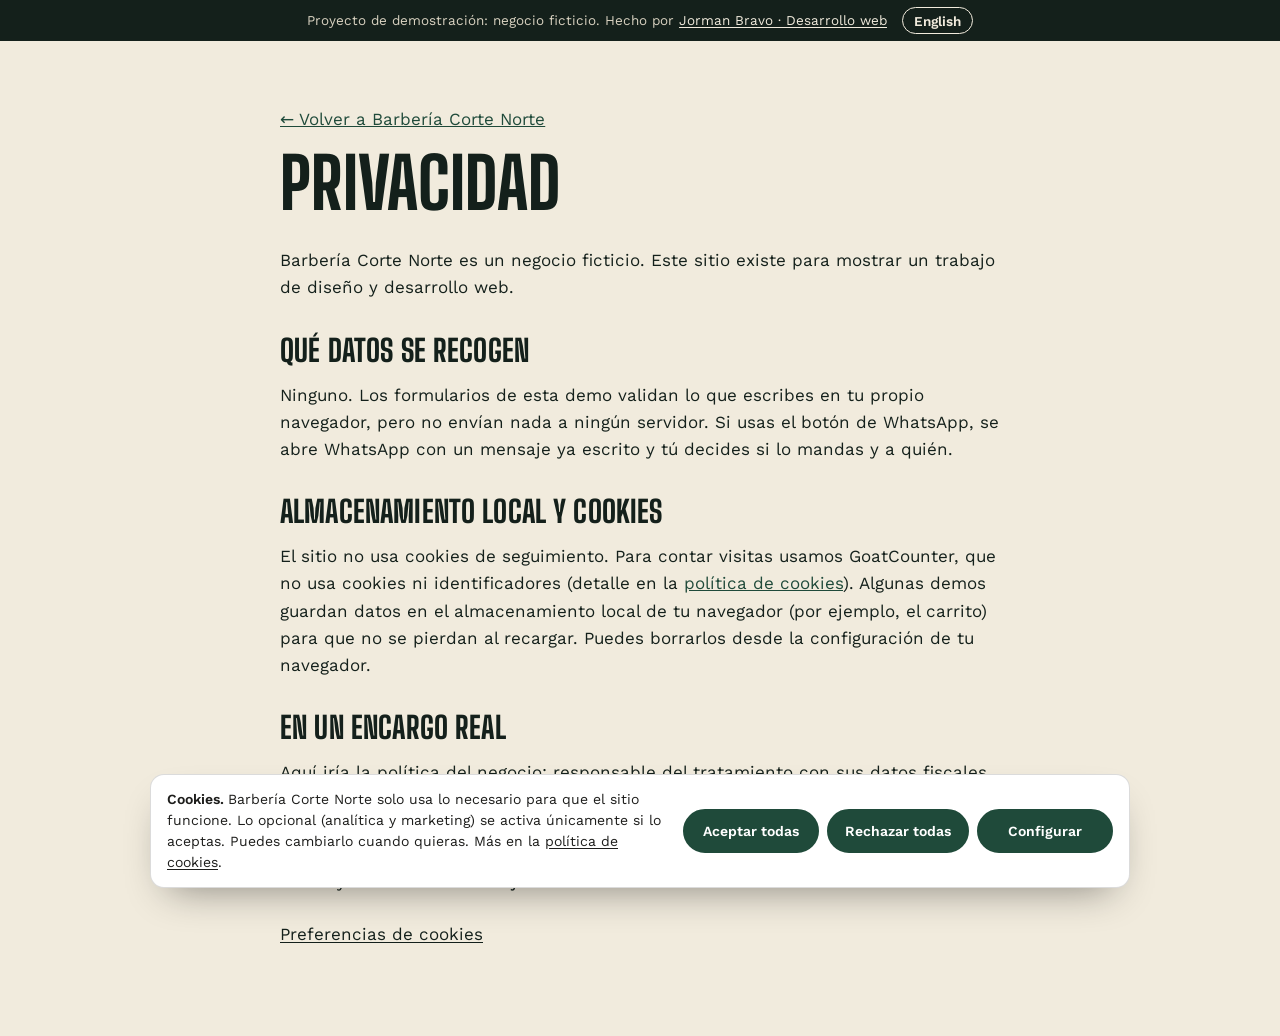
<file: privacidad.html>
<!doctype html>
<html lang="es">
<head>
<meta charset="utf-8">
<meta name="viewport" content="width=device-width, initial-scale=1">
<title>Privacidad · Barbería Corte Norte</title>
<meta name="description" content="Política de privacidad del sitio de demostración Barbería Corte Norte.">
<meta name="robots" content="noindex">
<link rel="canonical" href="https://jormanbravo.com/demo-barberia/privacidad.html">
<meta http-equiv="Content-Security-Policy" content="default-src 'self'; img-src 'self' data: https://jormanj2b.goatcounter.com; style-src 'self'; script-src 'self' https://gc.zgo.at; font-src 'self'; connect-src 'self' https://jormanj2b.goatcounter.com; object-src 'none'; base-uri 'self'">
<link rel="icon" href="favicon.svg" type="image/svg+xml">
<link rel="stylesheet" href="fonts.css">
<link rel="stylesheet" href="styles.css?v=2">
<script src="cookies.js?v=1" defer data-key="demo-barberia" data-owner="Barbería Corte Norte" data-accent="#1F4A3A"></script>
</head>
<body>
<div class="demo-bar">Proyecto de demostración: negocio ficticio. Hecho por <a href="https://jormanbravo.com/">Jorman Bravo · Desarrollo web</a> <a class="lang-switch" href="en/privacy.html" hreflang="en" lang="en">English</a></div>
<main class="legal">
<p><a href="./">← Volver a Barbería Corte Norte</a></p>
<h1>Privacidad</h1>
<p>Barbería Corte Norte es un negocio ficticio. Este sitio existe para mostrar un trabajo de diseño y desarrollo web.</p>
<h2>Qué datos se recogen</h2>
<p>Ninguno. Los formularios de esta demo validan lo que escribes en tu propio navegador, pero no envían nada a ningún servidor. Si usas el botón de WhatsApp, se abre WhatsApp con un mensaje ya escrito y tú decides si lo mandas y a quién.</p>
<h2>Almacenamiento local y cookies</h2>
<p>El sitio no usa cookies de seguimiento. Para contar visitas usamos GoatCounter, que no usa cookies ni identificadores (detalle en la <a href="cookies.html">política de cookies</a>). Algunas demos guardan datos en el almacenamiento local de tu navegador (por ejemplo, el carrito) para que no se pierdan al recargar. Puedes borrarlos desde la configuración de tu navegador.</p>
<h2>En un encargo real</h2>
<p>Aquí iría la política del negocio: responsable del tratamiento con sus datos fiscales, finalidad (reservas), base legal, plazo de conservación, derechos de las personas y cómo ejercerlos. Si se añade analítica con cookies, se añade también un aviso de cookies que pide permiso antes de cargarla. Este texto es una plantilla y no sustituye el asesoramiento jurídico.</p>
</main>
<script data-goatcounter="https://jormanj2b.goatcounter.com/count" async src="//gc.zgo.at/count.js"></script>
</body>
</html>
</file>
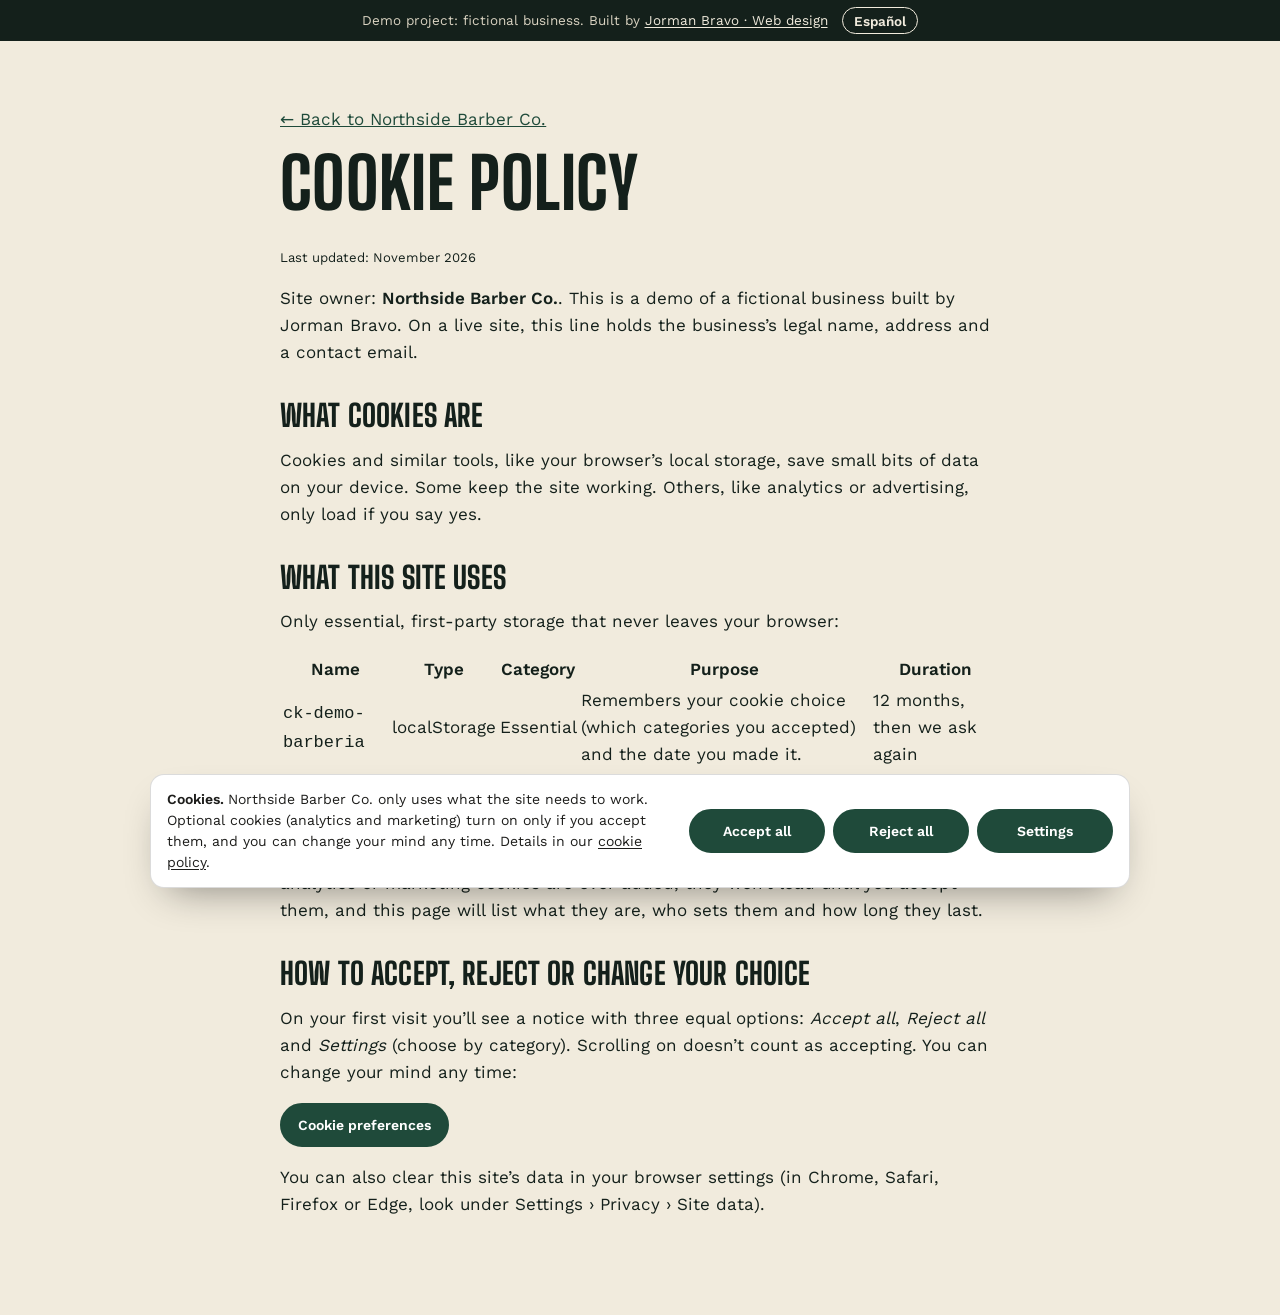
<file: en/cookies.html>
<!doctype html>
<html lang="en">
<head>
<meta charset="utf-8">
<meta name="viewport" content="width=device-width, initial-scale=1">
<title>Cookies · Northside Barber Co.</title>
<meta name="description" content="Northside Barber Co. cookie policy: what this site stores in your browser and how to change your choice.">
<meta name="robots" content="noindex">
<link rel="canonical" href="https://jormanbravo.com/demo-barberia/en/cookies.html">
<meta http-equiv="Content-Security-Policy" content="default-src 'self'; img-src 'self' data: https://jormanj2b.goatcounter.com; style-src 'self'; script-src 'self' https://gc.zgo.at; font-src 'self'; connect-src 'self' https://jormanj2b.goatcounter.com; object-src 'none'; base-uri 'self'">
<link rel="icon" href="../favicon.svg" type="image/svg+xml">
<link rel="stylesheet" href="../fonts.css">
<link rel="stylesheet" href="../cookies.css?v=1">
<link rel="stylesheet" href="../styles.css?v=2">
<script src="cookies.js?v=1" defer data-key="demo-barberia" data-owner="Northside Barber Co." data-accent="#1F4A3A"></script>
</head>
<body>
<div class="demo-bar">Demo project: fictional business. Built by <a href="https://jormanbravo.com/">Jorman Bravo · Web design</a> <a class="lang-switch" href="../cookies.html" hreflang="es" lang="es">Español</a></div>
<main class="legal">
<p><a href="./">← Back to Northside Barber Co.</a></p>
<h1>Cookie policy</h1>
<p class="ck-small">Last updated: November 2026</p>
<p>Site owner: <strong>Northside Barber Co.</strong>. This is a demo of a fictional business built by Jorman Bravo. On a live site, this line holds the business’s legal name, address and a contact email.</p>
<h2>What cookies are</h2>
<p>Cookies and similar tools, like your browser’s local storage, save small bits of data on your device. Some keep the site working. Others, like analytics or advertising, only load if you say yes.</p>
<h2>What this site uses</h2>
<p>Only essential, first-party storage that never leaves your browser:</p>
<table><thead><tr><th>Name</th><th>Type</th><th>Category</th><th>Purpose</th><th>Duration</th></tr></thead><tbody><tr><td><code>ck-demo-barberia</code></td><td>localStorage</td><td>Essential</td><td>Remembers your cookie choice (which categories you accepted) and the date you made it.</td><td>12 months, then we ask again</td></tr></tbody></table>
<p><strong>Analytics:</strong> we count visits in aggregate with GoatCounter. It sets no cookies and stores no identifier on your device, so it isn’t in this table and doesn’t need your consent. <strong>Marketing:</strong> we don’t run ads or third-party content that sets cookies. If analytics or marketing cookies are ever added, they won’t load until you accept them, and this page will list what they are, who sets them and how long they last.</p>
<h2>How to accept, reject or change your choice</h2>
<p>On your first visit you’ll see a notice with three equal options: <em>Accept all</em>, <em>Reject all</em> and <em>Settings</em> (choose by category). Scrolling on doesn’t count as accepting. You can change your mind any time:</p>
<p><button type="button" class="ck-btn" data-cookie-prefs>Cookie preferences</button></p>
<p>You can also clear this site’s data in your browser settings (in Chrome, Safari, Firefox or Edge, look under Settings › Privacy › Site data).</p>
</main>
<script data-goatcounter="https://jormanj2b.goatcounter.com/count" async src="//gc.zgo.at/count.js"></script>
</body>
</html>
</file>
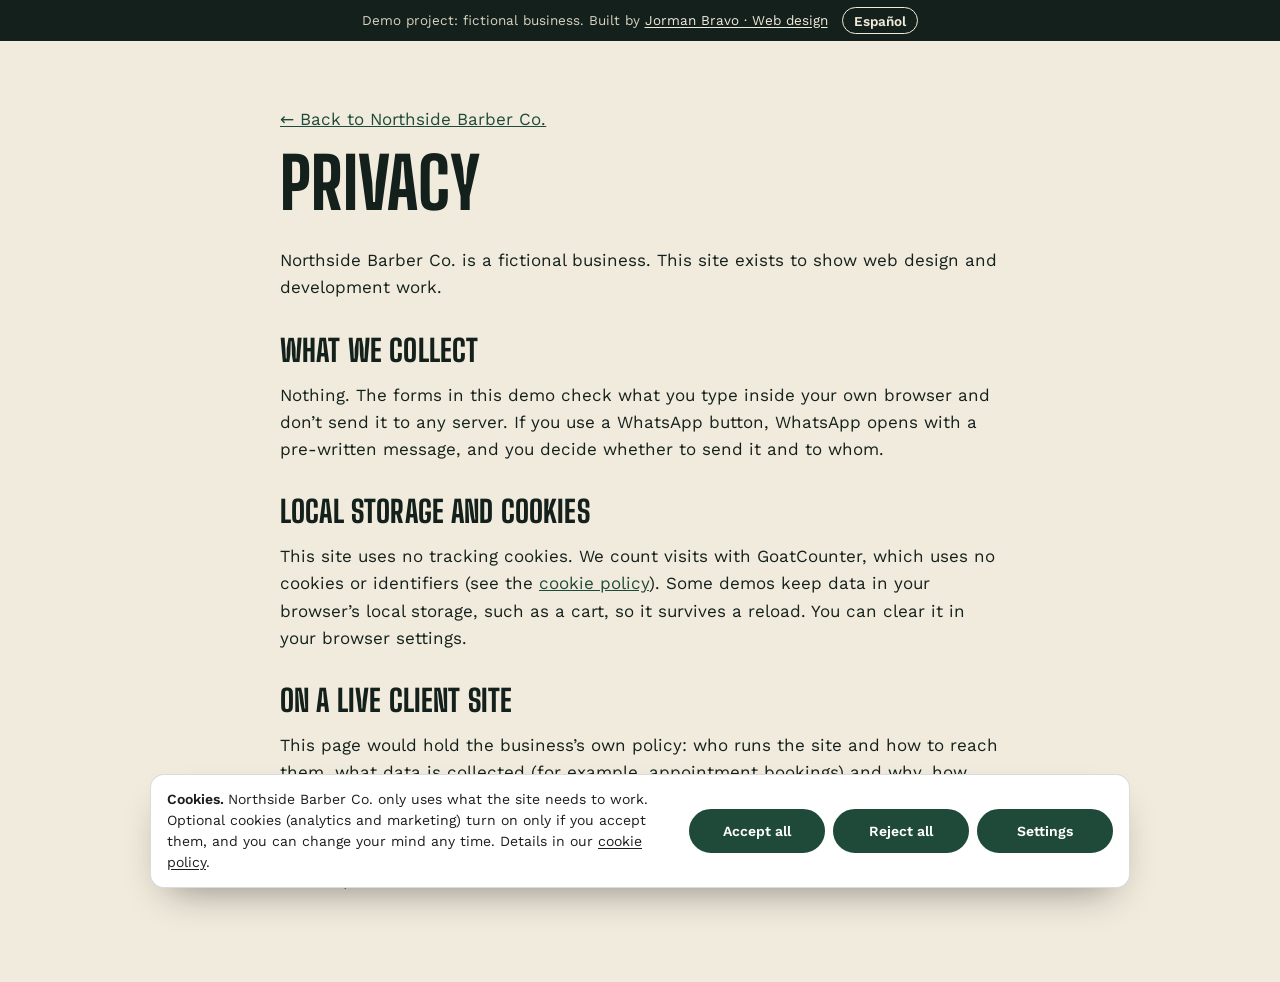
<file: en/privacy.html>
<!doctype html>
<html lang="en">
<head>
<meta charset="utf-8">
<meta name="viewport" content="width=device-width, initial-scale=1">
<title>Privacy · Northside Barber Co.</title>
<meta name="description" content="Privacy policy for the Northside Barber Co. demo site.">
<meta name="robots" content="noindex">
<link rel="canonical" href="https://jormanbravo.com/demo-barberia/en/privacy.html">
<meta http-equiv="Content-Security-Policy" content="default-src 'self'; img-src 'self' data: https://jormanj2b.goatcounter.com; style-src 'self'; script-src 'self' https://gc.zgo.at; font-src 'self'; connect-src 'self' https://jormanj2b.goatcounter.com; object-src 'none'; base-uri 'self'">
<link rel="icon" href="../favicon.svg" type="image/svg+xml">
<link rel="stylesheet" href="../fonts.css">
<link rel="stylesheet" href="../cookies.css?v=1">
<link rel="stylesheet" href="../styles.css?v=2">
<script src="cookies.js?v=1" defer data-key="demo-barberia" data-owner="Northside Barber Co." data-accent="#1F4A3A"></script>
</head>
<body>
<div class="demo-bar">Demo project: fictional business. Built by <a href="https://jormanbravo.com/">Jorman Bravo · Web design</a> <a class="lang-switch" href="../privacidad.html" hreflang="es" lang="es">Español</a></div>
<main class="legal">
<p><a href="./">← Back to Northside Barber Co.</a></p>
<h1>Privacy</h1>
<p>Northside Barber Co. is a fictional business. This site exists to show web design and development work.</p>
<h2>What we collect</h2>
<p>Nothing. The forms in this demo check what you type inside your own browser and don’t send it to any server. If you use a WhatsApp button, WhatsApp opens with a pre-written message, and you decide whether to send it and to whom.</p>
<h2>Local storage and cookies</h2>
<p>This site uses no tracking cookies. We count visits with GoatCounter, which uses no cookies or identifiers (see the <a href="cookies.html">cookie policy</a>). Some demos keep data in your browser’s local storage, such as a cart, so it survives a reload. You can clear it in your browser settings.</p>
<h2>On a live client site</h2>
<p>This page would hold the business’s own policy: who runs the site and how to reach them, what data is collected (for example, appointment bookings) and why, how long it’s kept, and how customers can ask to see or delete it, including any rights under state laws such as the CCPA. This text is a template and isn’t legal advice.</p>
</main>
<script data-goatcounter="https://jormanj2b.goatcounter.com/count" async src="//gc.zgo.at/count.js"></script>
</body>
</html>
</file>
<file: fonts.css>
/* Fuentes locales (subconjunto latin) */
@font-face {
  font-family: 'Big Shoulders Display';
  font-style: normal;
  font-weight: 700 800;
  font-display: swap;
  src: url('fonts/big-shoulders-display-normal-var.woff2') format('woff2');
  unicode-range: U+0000-00FF, U+0131, U+0152-0153, U+02BB-02BC, U+02C6, U+02DA, U+02DC, U+0304, U+0308, U+0329, U+2000-206F, U+20AC, U+2122, U+2191, U+2193, U+2212, U+2215, U+FEFF, U+FFFD;
}
@font-face {
  font-family: 'Work Sans';
  font-style: normal;
  font-weight: 400 600;
  font-display: swap;
  src: url('fonts/work-sans-normal-var.woff2') format('woff2');
  unicode-range: U+0000-00FF, U+0131, U+0152-0153, U+02BB-02BC, U+02C6, U+02DA, U+02DC, U+0304, U+0308, U+0329, U+2000-206F, U+20AC, U+2122, U+2191, U+2193, U+2212, U+2215, U+FEFF, U+FFFD;
}
</file>
<file: styles.css>
/* Corte Norte — barbería de barrio: azulejo verde, latón y papel hueso */
:root{
  --ink:#14201B; --green:#1F4A3A; --green-2:#2A5C49; --green-deep:#163629; --bone:#F1EBDD; --bone-2:#E6DECB; --paper:#FAF6EC;
  --brass:#C29545; --brass-text:#7A5520; --muted:#4D574F; --line:#CFC5AE; --white:#FFFDF8;
  --display:'Big Shoulders Display','Arial Narrow',sans-serif; --body:'Work Sans',system-ui,sans-serif;
  --r:6px; --wrap:1160px; --ease:cubic-bezier(.2,.7,.2,1);
  --tile:url("data:image/svg+xml,%3Csvg xmlns='http://www.w3.org/2000/svg' width='56' height='56'%3E%3Crect width='56' height='56' fill='none' stroke='%23ffffff' stroke-opacity='.06' stroke-width='2'/%3E%3C/svg%3E");
}
*{box-sizing:border-box}
html{scroll-behavior:smooth;scroll-padding-top:80px}
body{margin:0;font-family:var(--body);font-size:17px;line-height:1.6;color:var(--ink);background:var(--bone);-webkit-font-smoothing:antialiased}
img{max-width:100%;display:block;height:auto}
[hidden]{display:none!important}
a{color:inherit}
:focus-visible{outline:3px solid var(--brass);outline-offset:3px}
.skip{position:absolute;left:-999px;top:0;background:var(--ink);color:var(--bone);padding:.6rem 1rem;z-index:50}
.skip:focus{left:8px;top:8px}
.demo-bar{background:var(--ink);color:#D9D2C1;font-size:13.5px;text-align:center;padding:.45rem 1rem}
.demo-bar a{color:#F1EBDD}
.wrap{max-width:var(--wrap);margin:0 auto;padding:0 20px}
.narrow{max-width:780px}
h1,h2,h3{font-family:var(--display);font-weight:800;text-transform:uppercase;letter-spacing:.005em;line-height:.92;margin:0 0 .45em}
h1{font-size:clamp(3.6rem,12vw,7.4rem)}
h1 em{font-style:normal;color:var(--brass)}
h2{font-size:clamp(2.6rem,7vw,4.4rem)}
h3{font-size:1.7rem}
.kicker{display:flex;align-items:center;gap:.8rem;font-size:.8rem;letter-spacing:.18em;text-transform:uppercase;font-weight:600;color:var(--brass-text);margin:0 0 1.1rem}
.rule{width:34px;height:2px;background:currentColor;display:inline-block}
.sub{color:var(--muted);max-width:56ch;margin:0;font-size:1.05rem}
.sec-head{margin-bottom:2.6rem}

/* header */
.top{position:sticky;top:0;z-index:20;background:rgba(241,235,221,.94);backdrop-filter:blur(8px);border-bottom:1px solid var(--line);display:flex;align-items:center;justify-content:space-between;gap:1rem;padding:.6rem max(20px,calc((100vw - var(--wrap))/2 + 20px))}
.logo{display:flex;align-items:center;gap:.65rem;text-decoration:none;font-family:var(--display);font-weight:800;font-size:1.55rem;text-transform:uppercase;letter-spacing:.02em}
.logo-mark{display:grid;place-items:center;width:42px;height:42px;background:var(--green);color:var(--bone);border-radius:50%;font-size:1rem;box-shadow:inset 0 0 0 3px var(--green),inset 0 0 0 4px var(--brass)}
.top nav{display:flex;align-items:center;gap:1.4rem}
.top nav a:not(.btn){text-decoration:none;font-weight:600;font-size:.95rem;display:none;position:relative}
.top nav a:not(.btn)::after{content:"";position:absolute;left:0;right:0;bottom:-4px;height:2px;background:var(--brass);transform:scaleX(0);transform-origin:left;transition:transform .25s var(--ease)}
.top nav a:not(.btn):hover::after{transform:scaleX(1)}
@media (min-width:760px){.top nav a:not(.btn){display:inline}}

/* buttons */
.btn{display:inline-flex;align-items:center;justify-content:center;gap:.5rem;min-height:50px;padding:.75rem 1.5rem;background:var(--green);color:var(--bone);border:2px solid var(--green);border-radius:999px;font:600 1rem var(--body);text-decoration:none;cursor:pointer;transition:transform .2s var(--ease),background .2s,border-color .2s,box-shadow .2s}
.btn:hover{background:var(--ink);border-color:var(--ink);transform:translateY(-2px);box-shadow:0 10px 22px -12px rgba(20,32,27,.6)}
.btn:active{transform:translateY(0)}
.btn-small{min-height:44px;padding:.45rem 1.1rem}
.btn-ghost{background:transparent;color:var(--green)}
.btn-ghost:hover{background:var(--green);color:var(--bone)}
.btn-block{width:100%}
.link{background:none;border:0;padding:.5rem 0;font:600 1rem var(--body);color:var(--green);text-decoration:underline;text-decoration-color:var(--brass);text-decoration-thickness:2px;text-underline-offset:5px;cursor:pointer;min-height:44px}
.link:hover{color:var(--ink)}

/* hero */
.hero{display:grid;position:relative;background:var(--green);color:var(--bone)}
.hero .kicker{color:var(--brass)}
.hero-text{padding:2.6rem 20px 3rem;align-self:center;position:relative;z-index:1;background-image:var(--tile)}
.lead{font-size:1.15rem;max-width:42ch;color:#D9DED6}
.hero .btn{background:var(--bone);color:var(--ink);border-color:var(--bone)}
.hero .btn:hover{background:var(--brass);border-color:var(--brass);color:var(--ink)}
.hero .link{color:var(--bone)}
.hero-cta{display:flex;flex-wrap:wrap;align-items:center;gap:1.4rem;margin:1.8rem 0}
.hero-facts{list-style:none;padding:1.2rem 0 0;margin:0;display:flex;flex-wrap:wrap;gap:.6rem 1.8rem;color:#C9CFC9;font-size:.95rem;border-top:1px solid rgba(241,235,221,.2)}
.hero-facts strong{color:var(--bone)}
.hero-img{position:relative;overflow:hidden}
.hero-img img{width:100%;height:100%;object-fit:cover;aspect-ratio:4/3}
.seal{position:absolute;z-index:2;width:128px;height:128px;right:16px;top:calc(100% - 64px);fill:none}
.seal circle:first-of-type{fill:var(--brass)}
.seal text{font:700 15.5px var(--body);letter-spacing:.17em;text-transform:uppercase;fill:var(--ink)}
.seal-icon{stroke:var(--ink);stroke-width:5;stroke-linecap:round}
@media (prefers-reduced-motion:no-preference){.seal text{animation:spin 26s linear infinite;transform-origin:100px 100px}}
@keyframes spin{to{transform:rotate(360deg)}}
@media (min-width:900px){
  .hero{grid-template-columns:minmax(0,1fr) minmax(0,1.1fr);min-height:calc(100svh - 100px)}
  .hero-text{padding:4rem 3.5rem 4rem max(20px,calc((100vw - var(--wrap))/2 + 20px))}
  .hero-img{min-height:100%}
  .hero-img img{position:absolute;inset:0;aspect-ratio:auto}
  .seal{width:150px;height:150px;top:auto;bottom:48px;right:auto;left:calc(47.6% - 75px)}
}

/* ticker */
.ticker{background:var(--brass);color:var(--ink);overflow:hidden;padding:.85rem 0;border-block:2px solid var(--ink)}
.ticker-track{display:flex;gap:2.4rem;width:max-content;font:800 1.5rem var(--display);text-transform:uppercase;letter-spacing:.04em;white-space:nowrap}
.ticker-track span{display:inline-flex;align-items:center;gap:2.4rem}
.ticker-track span::after{content:"✂";font-size:1.1rem}
@media (prefers-reduced-motion:no-preference){.ticker-track{animation:tick 36s linear infinite}}
@keyframes tick{to{transform:translateX(-50%)}}

/* sections */
.section{padding:clamp(4rem,9vw,6.5rem) 0}

/* board (services) */
.board{background:var(--ink) var(--tile);color:var(--bone)}
.board .sub{color:#BFC6BF}
.board .kicker{color:var(--brass)}
.price-list{list-style:none;margin:0;padding:0;display:grid;gap:0 4rem}
@media (min-width:820px){.price-list{grid-template-columns:1fr 1fr}}
.price-list li{display:grid;grid-template-columns:auto 1fr auto;align-items:end;gap:.2rem .8rem;padding:1.3rem 0;border-bottom:1px solid rgba(241,235,221,.14);transition:transform .25s var(--ease)}
.price-list li::after{content:"";grid-column:2;grid-row:1;border-bottom:2px dotted rgba(194,149,69,.6);margin-bottom:.5rem}
.price-list li:hover{transform:translateX(6px)}
.price-list .name{grid-column:1;grid-row:1;font-family:var(--display);font-weight:700;font-size:1.7rem;text-transform:uppercase;line-height:1}
.price-list .price{grid-column:3;grid-row:1;font-family:var(--display);font-weight:800;font-size:1.9rem;color:var(--brass);line-height:1}
.price-list .desc{color:#BFC6BF;font-size:.95rem;grid-column:1/-1}

/* team */
.team-section{background:var(--paper)}
.team{display:grid;gap:2.2rem}
@media (min-width:760px){.team{grid-template-columns:repeat(3,1fr)}}
.barber img{border-radius:200px 200px var(--r) var(--r);aspect-ratio:4/5;object-fit:cover;margin-bottom:1.1rem;transition:transform .6s var(--ease),filter .4s;filter:saturate(.92)}
.barber{position:relative}
.barber:hover img{transform:translateY(-6px);filter:saturate(1.05)}
.tag{display:inline-block;margin:0 0 .6rem;padding:.2rem .7rem;border:1px solid var(--brass);color:var(--brass-text);border-radius:999px;font-size:.78rem;letter-spacing:.1em;text-transform:uppercase;font-weight:600}
.barber h3{margin-bottom:.3rem}
.barber p:last-child{color:var(--muted);margin:0}

/* booking */
.booking-section{background:var(--bone-2)}
.booking{display:grid;gap:1.2rem}
@media (min-width:980px){.booking{grid-template-columns:1fr 340px;align-items:start}.summary{grid-column:2;grid-row:1/span 4;position:sticky;top:96px}}
.step{margin:0;padding:1.5rem;background:var(--white);border-radius:14px;border:1px solid var(--line);transition:box-shadow .25s,border-color .25s}
.step:focus-within{border-color:var(--green);box-shadow:0 14px 30px -24px rgba(20,32,27,.7)}
.step legend{float:left;width:100%;font-family:var(--display);font-weight:800;font-size:1.6rem;text-transform:uppercase;margin-bottom:1rem;display:flex;align-items:center;gap:.7rem;padding:0}
.step legend+*{clear:both}
.n{display:inline-grid;place-items:center;width:34px;height:34px;border-radius:50%;background:var(--green);color:var(--bone);font-size:1rem;box-shadow:0 0 0 3px var(--white),0 0 0 4px var(--brass)}
.choices{display:grid;gap:.6rem}
@media (min-width:600px){.choices{grid-template-columns:1fr 1fr}}
.choices-row{grid-template-columns:repeat(2,1fr)}
@media (min-width:600px){.choices-row{grid-template-columns:repeat(4,1fr)}}
.choice{position:relative}
.choice input{position:absolute;opacity:0;inset:0;width:100%;height:100%;margin:0;cursor:pointer}
.choice span{display:block;padding:.85rem 1rem;border:2px solid var(--line);border-radius:12px;min-height:48px;background:var(--white);transition:border-color .2s,background .2s,transform .2s var(--ease);position:relative}
.choice:hover span{border-color:var(--green-2);transform:translateY(-2px)}
.choice b{display:block}
.choice small{color:var(--muted);font-size:.85rem}
.choice input:checked+span{border-color:var(--green);background:#EAF1EC}
.choice input:checked+span::after{content:"✓";position:absolute;right:.7rem;top:.6rem;width:22px;height:22px;border-radius:50%;background:var(--green);color:var(--bone);display:grid;place-items:center;font-size:.8rem;font-weight:700}
.choice input:focus-visible+span{outline:3px solid var(--brass);outline-offset:2px}
.choice img{width:46px;height:46px;border-radius:50%;object-fit:cover;margin-bottom:.4rem}
.days{display:flex;gap:.5rem;overflow-x:auto;padding:.2rem .1rem 1rem;scroll-snap-type:x mandatory}
.day{flex:0 0 auto;scroll-snap-align:start;min-width:66px;min-height:68px;border:2px solid var(--line);border-radius:12px;background:var(--white);font:600 .82rem var(--body);cursor:pointer;color:var(--ink);text-transform:capitalize;padding:.4rem;transition:border-color .2s,transform .2s var(--ease)}
.day:hover:not(:disabled){border-color:var(--green);transform:translateY(-2px)}
.day b{display:block;font-family:var(--display);font-size:1.6rem;line-height:1}
.day[aria-checked="true"]{background:var(--green);color:var(--bone);border-color:var(--green)}
.day:disabled{opacity:.45;cursor:not-allowed;text-decoration:line-through}
.slots{display:grid;grid-template-columns:repeat(auto-fill,minmax(86px,1fr));gap:.5rem}
.slot{min-height:46px;border:2px solid var(--line);border-radius:999px;background:var(--white);font:600 1rem var(--body);cursor:pointer;color:var(--ink);transition:border-color .2s,background .2s}
.slot:hover:not(:disabled){border-color:var(--green)}
.slot[aria-checked="true"]{background:var(--green);color:var(--bone);border-color:var(--green)}
.slot:disabled{background:transparent;color:#7E847D;border-style:dashed;cursor:not-allowed;text-decoration:line-through}
.hint{color:var(--muted);margin:.2rem 0 .8rem;font-size:.95rem}
.fields{display:grid;gap:.35rem;max-width:440px}
.fields label{font-weight:600;margin-top:.6rem}
input{font:inherit;min-height:50px;padding:.6rem .9rem;border:2px solid var(--line);border-radius:12px;background:var(--white);color:var(--ink);transition:border-color .2s,box-shadow .2s}
input:focus{border-color:var(--green);outline:none;box-shadow:0 0 0 4px rgba(31,74,58,.18)}
input[aria-invalid="true"]{border-color:#A3321F}
.help{margin:0;font-size:.88rem;color:var(--muted)}
.error{margin:.2rem 0 0;color:#A3321F;font-weight:600;font-size:.92rem}
/* ticket */
.summary{background:var(--ink);color:var(--bone);padding:1.6rem 1.5rem 1.5rem;border-radius:14px;position:relative;background-image:var(--tile)}
.summary::before,.summary::after{content:"";position:absolute;top:4.4rem;width:22px;height:22px;border-radius:50%;background:var(--bone-2)}
.summary::before{left:-11px}.summary::after{right:-11px}
.summary h3{font-size:1.9rem;padding-bottom:1rem;margin-bottom:1.1rem;border-bottom:2px dashed rgba(241,235,221,.25)}
.summary dl{display:grid;grid-template-columns:auto 1fr;gap:.55rem 1rem;margin:0 0 1.3rem}
.summary dt{color:#AEB7AF;font-size:.88rem;text-transform:uppercase;letter-spacing:.08em}
.summary dd{margin:0;font-weight:600;text-align:right}
.summary dd[data-k="total"]{font:800 1.6rem var(--display);color:var(--brass)}
.summary .btn{background:var(--brass);color:var(--ink);border-color:var(--brass)}
.summary .btn:hover{background:var(--bone);border-color:var(--bone)}
.summary .error{color:#FFB4A3}
.fine{font-size:.85rem;color:var(--muted);margin:.8rem 0 0}
.summary .fine{color:#AEB7AF}
.confirm{background:var(--white);border:2px solid var(--green);border-radius:16px;padding:2rem;max-width:720px;box-shadow:0 24px 50px -36px rgba(20,32,27,.8)}
.confirm h3{font-size:2.3rem}
.confirm-actions{display:flex;flex-wrap:wrap;gap:.8rem;align-items:center;margin-top:1.2rem}

/* local */
.local-grid{display:grid;gap:3rem;align-items:center}
@media (min-width:900px){.local-grid{grid-template-columns:1.1fr 1fr}}
.local-photo{margin:0 14px 14px 0;position:relative}
.local-photo::before{content:"";position:absolute;inset:14px -14px -14px 14px;border:2px solid var(--brass);border-radius:var(--r)}
.local-photo img{position:relative;border-radius:var(--r)}
address{font-style:normal;margin:1rem 0 1.6rem;font-weight:600}
.sign{background:var(--green);color:var(--bone);border-radius:14px;padding:1.4rem 1.6rem;box-shadow:inset 0 0 0 4px var(--green),inset 0 0 0 6px var(--brass);max-width:440px}
.hours{border-collapse:collapse;width:100%}
.hours caption{text-align:left;font-family:var(--display);font-weight:800;font-size:1.5rem;text-transform:uppercase;margin-bottom:.4rem;color:var(--brass)}
.hours th,.hours td{text-align:left;padding:.55rem 0;border-bottom:1px solid rgba(241,235,221,.16);font-weight:400}
.hours tr:last-child th,.hours tr:last-child td{border-bottom:0}
.hours td{text-align:right;font-weight:600}
.sign .fine,.local .fine{color:var(--muted)}

/* faq */
.faq{background:var(--paper)}
.faq details{border-bottom:1px solid var(--line);padding:.3rem 0}
.faq summary{cursor:pointer;font-weight:600;font-size:1.12rem;min-height:52px;display:flex;align-items:center;justify-content:space-between;gap:1rem;list-style:none}
.faq summary::-webkit-details-marker{display:none}
.faq summary::after{content:"+";font:800 1.8rem var(--display);color:var(--brass-text);transition:transform .25s var(--ease)}
.faq details[open] summary::after{transform:rotate(45deg)}
.faq p{margin:.2rem 0 1rem;color:var(--muted)}

/* footer */
.foot{background:var(--green-deep) var(--tile);color:#C9CFC9;padding:2.6rem 0;font-size:.95rem}
.foot-grid{display:grid;gap:1rem}
@media (min-width:760px){.foot-grid{grid-template-columns:2fr 1fr 2fr}}
.foot a{color:var(--bone)}
.legal{max-width:760px;margin:0 auto;padding:3rem 20px 5rem}
.legal h1{font-size:clamp(2.6rem,8vw,4.4rem)}
.legal h2{font-size:1.9rem;margin-top:2.2rem}
.legal a{color:var(--green)}
.booking>*,.step{min-width:0}
[tabindex="-1"]:focus{outline:none}

/* reveal */
.rv{opacity:0;transform:translateY(22px);transition:opacity .7s var(--ease),transform .7s var(--ease)}
.rv.in{opacity:1;transform:none}
@media (prefers-reduced-motion:reduce){html{scroll-behavior:auto}*,*::before,*::after{animation:none!important;transition:none!important}}

/* img-placeholder */
img:not([src$=".svg"]){background-color:var(--bone-2)}
/* ronda 2: aviso de cookies alineado con la columna del pie */
.foot>.ck-foot{max-width:var(--wrap);margin:.6rem auto 0;padding:0 20px}
/* ronda 2: áreas táctiles de 44 px en el menú sin mover el diseño */
.top nav a:not(.btn){padding-block:.75rem}
.top nav a:not(.btn)::after{bottom:.5rem}
.skip{display:inline-flex;align-items:center;min-height:44px}

/* ES/EN */
.lang-switch{display:inline-block;margin-left:.6rem;padding:.15rem .7rem;border:1px solid currentColor;border-radius:999px;font-weight:600;text-decoration:none;line-height:1.5}
.lang-switch:hover{text-decoration:underline}
</file>
<file: cookies.css>
/* Aviso de cookies · Jorman Bravo. Fijo abajo: no desplaza el contenido (sin CLS). */
:root{--ck-bg:#fff;--ck-fg:#1d1d1b;--ck-muted:#4a4740;--ck-line:rgba(0,0,0,.14);--ck-accent:#1d1d1b;--ck-on-accent:#fff}
.ck-banner,.ck-dialog{font:inherit;font-size:.9rem;line-height:1.5;color:var(--ck-fg);background:var(--ck-bg);letter-spacing:normal;text-transform:none}
.ck-banner{position:fixed;z-index:9990;left:12px;right:12px;bottom:12px;max-width:980px;margin:0 auto;padding:14px 16px calc(14px + env(safe-area-inset-bottom));border:1px solid var(--ck-line);border-radius:14px;box-shadow:0 18px 40px -18px rgba(0,0,0,.45);display:flex;flex-wrap:wrap;gap:10px 18px;align-items:center;animation:ck-in .25s ease-out}
.ck-banner[hidden]{display:none}
.ck-text{margin:0;flex:1 1 320px;font-size:.875rem}
.ck-text a,.ck-dialog a{color:inherit;text-decoration:underline;text-underline-offset:2px}
.ck-actions{display:flex;flex-wrap:wrap;gap:8px}
.ck-btn{font:inherit;font-size:.875rem;font-weight:600;line-height:1.2;min-height:44px;min-width:8.5rem;padding:.6rem 1rem;border-radius:999px;border:2px solid var(--ck-accent);background:var(--ck-accent);color:var(--ck-on-accent);cursor:pointer;flex:1 1 auto}
.ck-btn:hover{filter:brightness(1.12)}
.ck-btn:focus-visible,.ck-x:focus-visible,.ck-link:focus-visible,.ck-cat input:focus-visible{outline:3px solid var(--ck-accent);outline-offset:3px}
.ck-dialog{width:min(560px,calc(100vw - 24px));max-height:calc(100dvh - 24px);overflow:auto;border:1px solid var(--ck-line);border-radius:16px;padding:22px 20px 18px;box-shadow:0 30px 60px -20px rgba(0,0,0,.5)}
.ck-dialog::backdrop{background:rgba(0,0,0,.45)}
.ck-dialog h2{font:inherit;text-transform:none;letter-spacing:normal;font-size:1.2rem;font-weight:700;margin:0 2.2rem .4rem 0;color:var(--ck-fg)}
.ck-dialog p{margin:.3rem 0 .8rem;color:var(--ck-muted)}
.ck-x{position:absolute;top:10px;right:10px;width:44px;height:44px;border:0;border-radius:50%;background:transparent;color:var(--ck-fg);font-size:1.6rem;line-height:1;cursor:pointer}
.ck-dialog{position:fixed}
.ck-cats{display:grid;gap:10px;margin:.6rem 0 1rem}
.ck-cat{border:1px solid var(--ck-line);border-radius:12px;padding:10px 12px}
.ck-cat p{margin:.25rem 0 0;font-size:.84rem}
.ck-cat-head{display:flex;justify-content:space-between;align-items:center;gap:12px}
.ck-cat-head label{font-weight:700;color:var(--ck-fg)}
.ck-dialog .ck-cat input[type=checkbox]{appearance:none;-webkit-appearance:none;box-sizing:border-box;display:block;width:48px!important;height:28px!important;min-width:0;min-height:0;max-width:none;padding:0!important;margin:0;border:0!important;border-radius:999px;background:#76726a;box-shadow:none;position:relative;cursor:pointer;flex:none;transition:background .15s}
.ck-dialog .ck-cat input[type=checkbox]::before{content:none}
.ck-dialog .ck-cat input[type=checkbox]::after{content:"";position:absolute;top:3px;left:3px;width:22px;height:22px;border-radius:50%;background:#fff;box-shadow:0 1px 2px rgba(0,0,0,.3);transition:transform .15s}
.ck-dialog .ck-cat input[type=checkbox]:checked{background:var(--ck-accent)}
.ck-dialog .ck-cat input[type=checkbox]:checked::after{transform:translateX(20px)}
.ck-dialog .ck-cat input[type=checkbox]:disabled{opacity:.55;cursor:not-allowed}
.ck-small{font-size:.82rem}
.ck-foot{margin:.6rem 0 0}
.ck-link{font:inherit;color:inherit;background:none;border:0;padding:.35rem 0;min-height:44px;display:inline-flex;align-items:center;text-decoration:underline;text-underline-offset:2px;cursor:pointer}
@keyframes ck-in{from{opacity:0;transform:translateY(8px)}to{opacity:1;transform:none}}
@media (prefers-reduced-motion:reduce){.ck-banner{animation:none}.ck-dialog .ck-cat input[type=checkbox],.ck-dialog .ck-cat input[type=checkbox]::after{transition:none}}
@media (max-width:560px){.ck-banner{left:8px;right:8px;bottom:8px;padding:12px}.ck-btn{min-width:0;flex:1 1 30%;padding:.55rem .6rem;font-size:.84rem}}
/* Página de política de cookies (cuando el sitio no trae estilos legales propios) */
.ck-policy{max-width:760px;margin:0 auto;padding:2.5rem 1.25rem 4rem;line-height:1.65}
.ck-policy table{width:100%;border-collapse:collapse;margin:1rem 0;font-size:.92rem}
.ck-policy th,.ck-policy td{border:1px solid var(--ck-line);padding:.55rem .6rem;text-align:left;vertical-align:top}
.ck-policy code{font-size:.88em;word-break:break-all}
</file>
